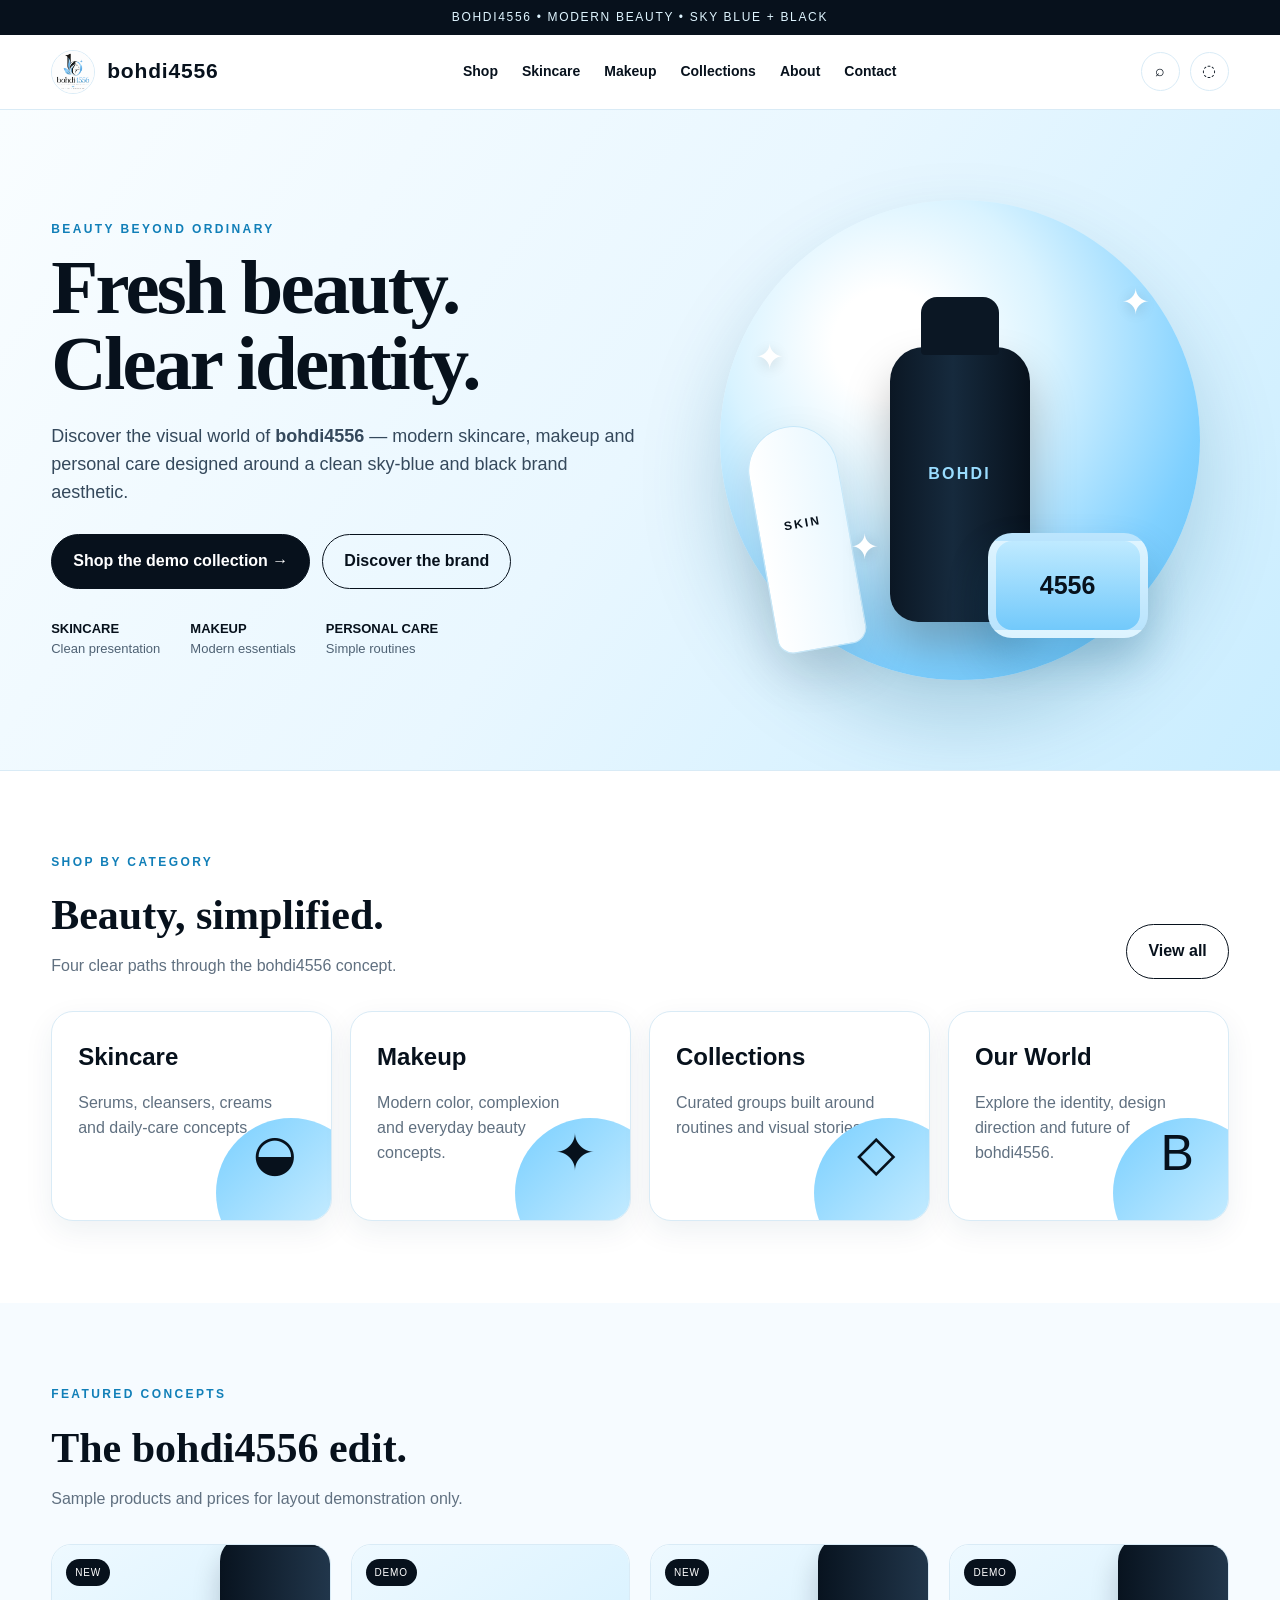
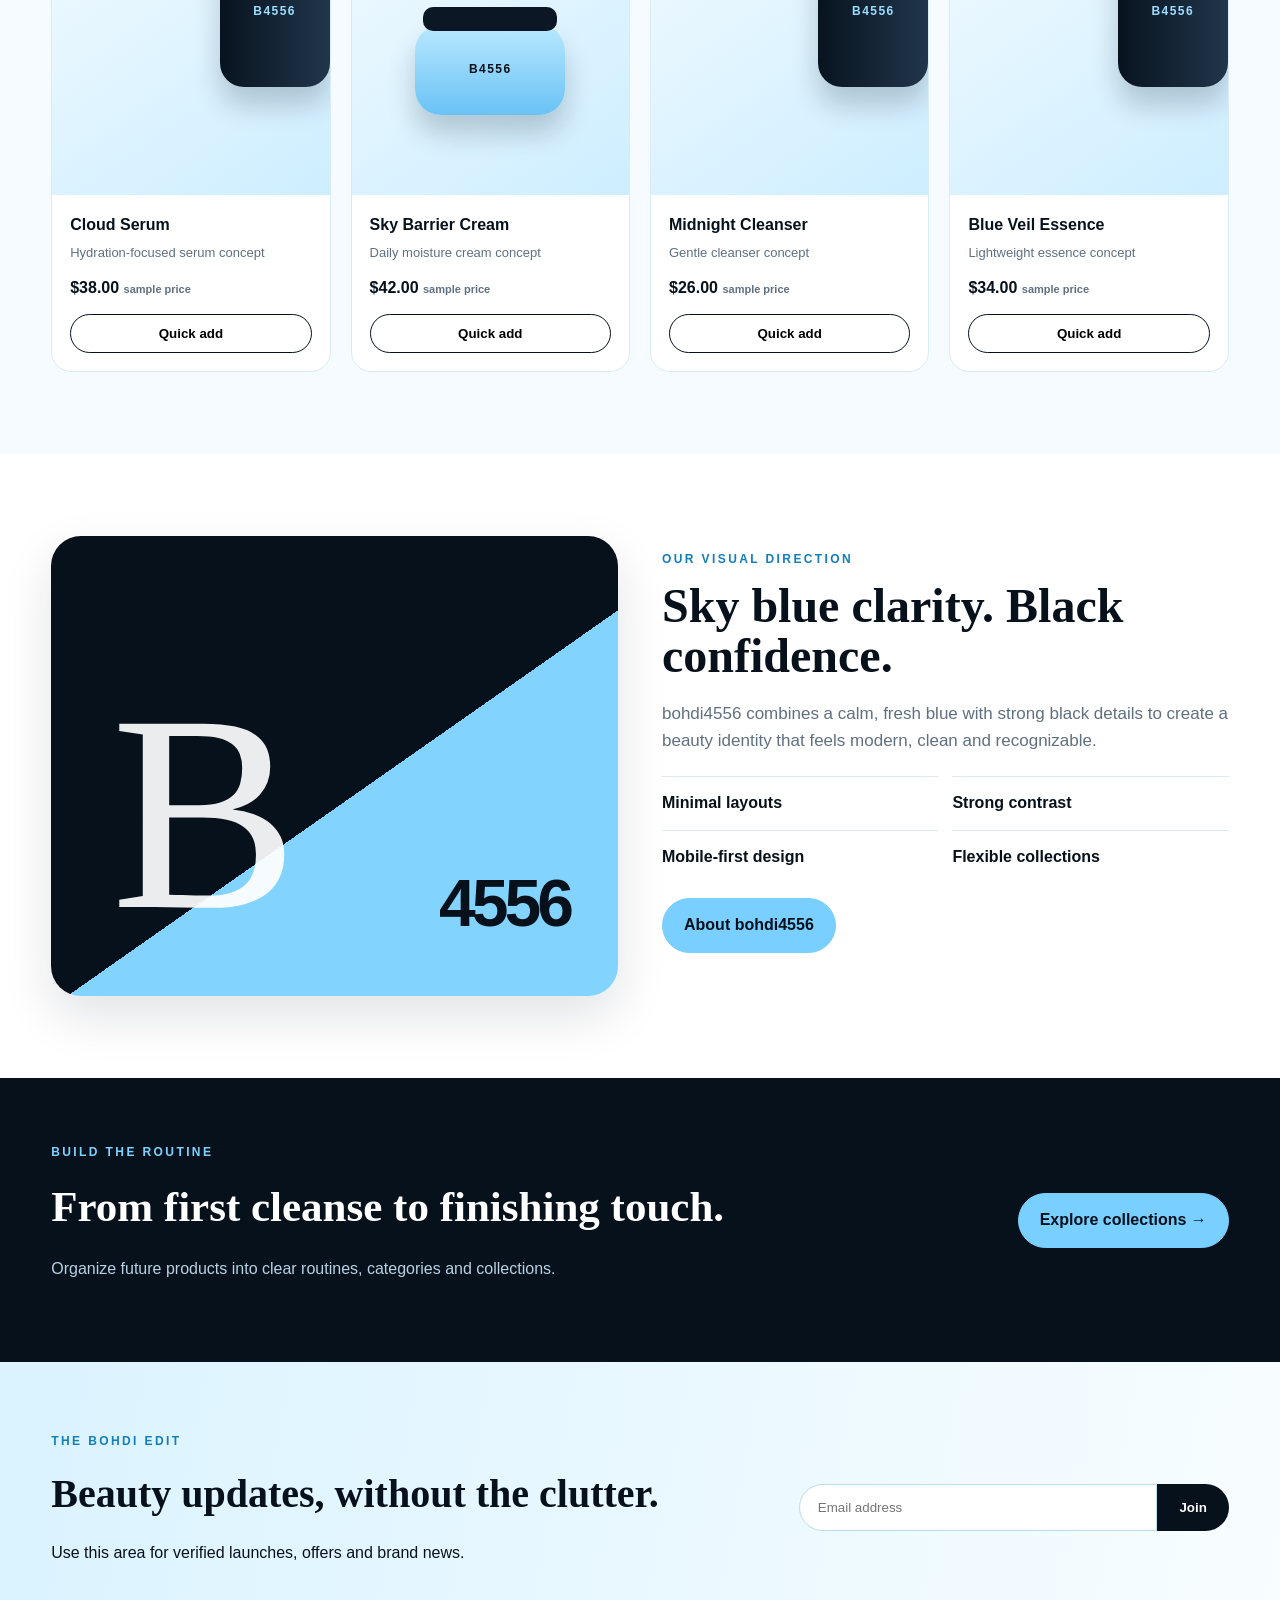
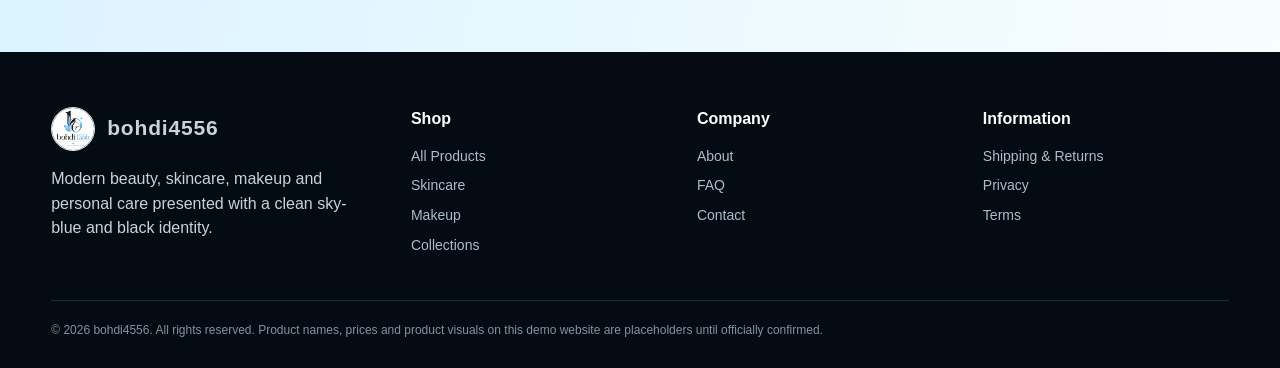
<file: index.html>
<!doctype html><html lang="en"><head><meta charset="utf-8"><meta name="viewport" content="width=device-width,initial-scale=1"><title>Home | bohdi4556</title><meta name="description" content="bohdi4556 — modern beauty, skincare, makeup and personal care."><link rel="icon" href="favicon.png"><link rel="stylesheet" href="styles.css"></head><body><div class="topbar">BOHDI4556 • MODERN BEAUTY • SKY BLUE + BLACK</div>
<header class="header"><div class="container nav"><a class="brand" href="index.html"><img src="assets/logo.png" alt="bohdi4556 logo"><span>bohdi4556</span></a><nav class="navlinks"><a href="shop.html">Shop</a><a href="skincare.html">Skincare</a><a href="makeup.html">Makeup</a><a href="collections.html">Collections</a><a href="about.html">About</a><a href="contact.html">Contact</a></nav><div class="actions"><a class="iconbtn" href="shop.html" aria-label="Search">⌕</a><a class="iconbtn" href="shop.html" aria-label="Bag">◌</a><button class="iconbtn menuBtn" aria-label="Menu">☰</button></div></div></header>
<section class="hero"><div class="container heroGrid"><div><div class="kicker">BEAUTY BEYOND ORDINARY</div><h1>Fresh beauty.<br>Clear identity.</h1><p>Discover the visual world of <b>bohdi4556</b> — modern skincare, makeup and personal care designed around a clean sky-blue and black brand aesthetic.</p><div class="btnrow"><a class="btn primary" href="shop.html">Shop the demo collection →</a><a class="btn" href="about.html">Discover the brand</a></div><div class="trustrow"><span><b>SKINCARE</b><br>Clean presentation</span><span><b>MAKEUP</b><br>Modern essentials</span><span><b>PERSONAL CARE</b><br>Simple routines</span></div></div><div class="heroArt"><div class="orb"></div><div class="beautyStage"><div class="tube"></div><div class="bottle"></div><div class="jar"></div><span class="spark s1">✦</span><span class="spark s2">✦</span><span class="spark s3">✦</span></div></div></div></section>
<section class="section"><div class="container"><div class="sectionHead"><div><div class="kicker">SHOP BY CATEGORY</div><h2>Beauty, simplified.</h2><p>Four clear paths through the bohdi4556 concept.</p></div><a class="btn" href="shop.html">View all</a></div><div class="categoryGrid"><a class="cat" href="skincare.html"><h3>Skincare</h3><p>Serums, cleansers, creams and daily-care concepts.</p><div class="bubble"></div><div class="mini">◒</div></a><a class="cat" href="makeup.html"><h3>Makeup</h3><p>Modern color, complexion and everyday beauty concepts.</p><div class="bubble"></div><div class="mini">✦</div></a><a class="cat" href="collections.html"><h3>Collections</h3><p>Curated groups built around routines and visual stories.</p><div class="bubble"></div><div class="mini">◇</div></a><a class="cat" href="about.html"><h3>Our World</h3><p>Explore the identity, design direction and future of bohdi4556.</p><div class="bubble"></div><div class="mini">B</div></a></div></div></section>
<section class="section soft"><div class="container"><div class="sectionHead"><div><div class="kicker">FEATURED CONCEPTS</div><h2>The bohdi4556 edit.</h2><p>Sample products and prices for layout demonstration only.</p></div></div><div class="products"><article class="product"><div class="productMedia"><span class="badge">New</span><div class="prodArt bottle"></div></div><div class="productInfo"><h3>Cloud Serum</h3><div class="meta">Hydration-focused serum concept</div><div class="price">$38.00 <span class="demo">sample price</span></div><button class="quick">Quick add</button></div></article><article class="product"><div class="productMedia"><span class="badge">Demo</span><div class="prodArt jarArt"></div></div><div class="productInfo"><h3>Sky Barrier Cream</h3><div class="meta">Daily moisture cream concept</div><div class="price">$42.00 <span class="demo">sample price</span></div><button class="quick">Quick add</button></div></article><article class="product"><div class="productMedia"><span class="badge">New</span><div class="prodArt bottle"></div></div><div class="productInfo"><h3>Midnight Cleanser</h3><div class="meta">Gentle cleanser concept</div><div class="price">$26.00 <span class="demo">sample price</span></div><button class="quick">Quick add</button></div></article><article class="product"><div class="productMedia"><span class="badge">Demo</span><div class="prodArt bottle"></div></div><div class="productInfo"><h3>Blue Veil Essence</h3><div class="meta">Lightweight essence concept</div><div class="price">$34.00 <span class="demo">sample price</span></div><button class="quick">Quick add</button></div></article></div></div></section>
<section class="section"><div class="container story"><div class="storyArt"></div><div><div class="kicker">OUR VISUAL DIRECTION</div><h2>Sky blue clarity. Black confidence.</h2><p>bohdi4556 combines a calm, fresh blue with strong black details to create a beauty identity that feels modern, clean and recognizable.</p><div class="featureList"><div class="feature">Minimal layouts</div><div class="feature">Strong contrast</div><div class="feature">Mobile-first design</div><div class="feature">Flexible collections</div></div><div class="btnrow"><a class="btn sky" href="about.html">About bohdi4556</a></div></div></div></section>
<section class="banner"><div class="container bannerGrid"><div><div class="kicker" style="color:#7cd3ff">BUILD THE ROUTINE</div><h2>From first cleanse to finishing touch.</h2><p>Organize future products into clear routines, categories and collections.</p></div><a class="btn sky" href="collections.html">Explore collections →</a></div></section>
<section class="newsletter"><div class="container box"><div><div class="kicker">THE BOHDI EDIT</div><h2>Beauty updates, without the clutter.</h2><p>Use this area for verified launches, offers and brand news.</p></div><form class="signup" data-demo-form><input type="email" placeholder="Email address" required><button>Join</button></form></div></section>
<footer class="footer"><div class="container"><div class="footerGrid"><div><div class="brand"><img src="assets/logo.png" alt="bohdi4556"><span>bohdi4556</span></div><p style="max-width:340px">Modern beauty, skincare, makeup and personal care presented with a clean sky-blue and black identity.</p></div><div><h4>Shop</h4><a href="shop.html">All Products</a><a href="skincare.html">Skincare</a><a href="makeup.html">Makeup</a><a href="collections.html">Collections</a></div><div><h4>Company</h4><a href="about.html">About</a><a href="faq.html">FAQ</a><a href="contact.html">Contact</a></div><div><h4>Information</h4><a href="shipping.html">Shipping & Returns</a><a href="privacy.html">Privacy</a><a href="terms.html">Terms</a></div></div><div class="fineprint">© 2026 bohdi4556. All rights reserved. Product names, prices and product visuals on this demo website are placeholders until officially confirmed.</div></div></footer><script src="script.js"></script></body></html>
</file>
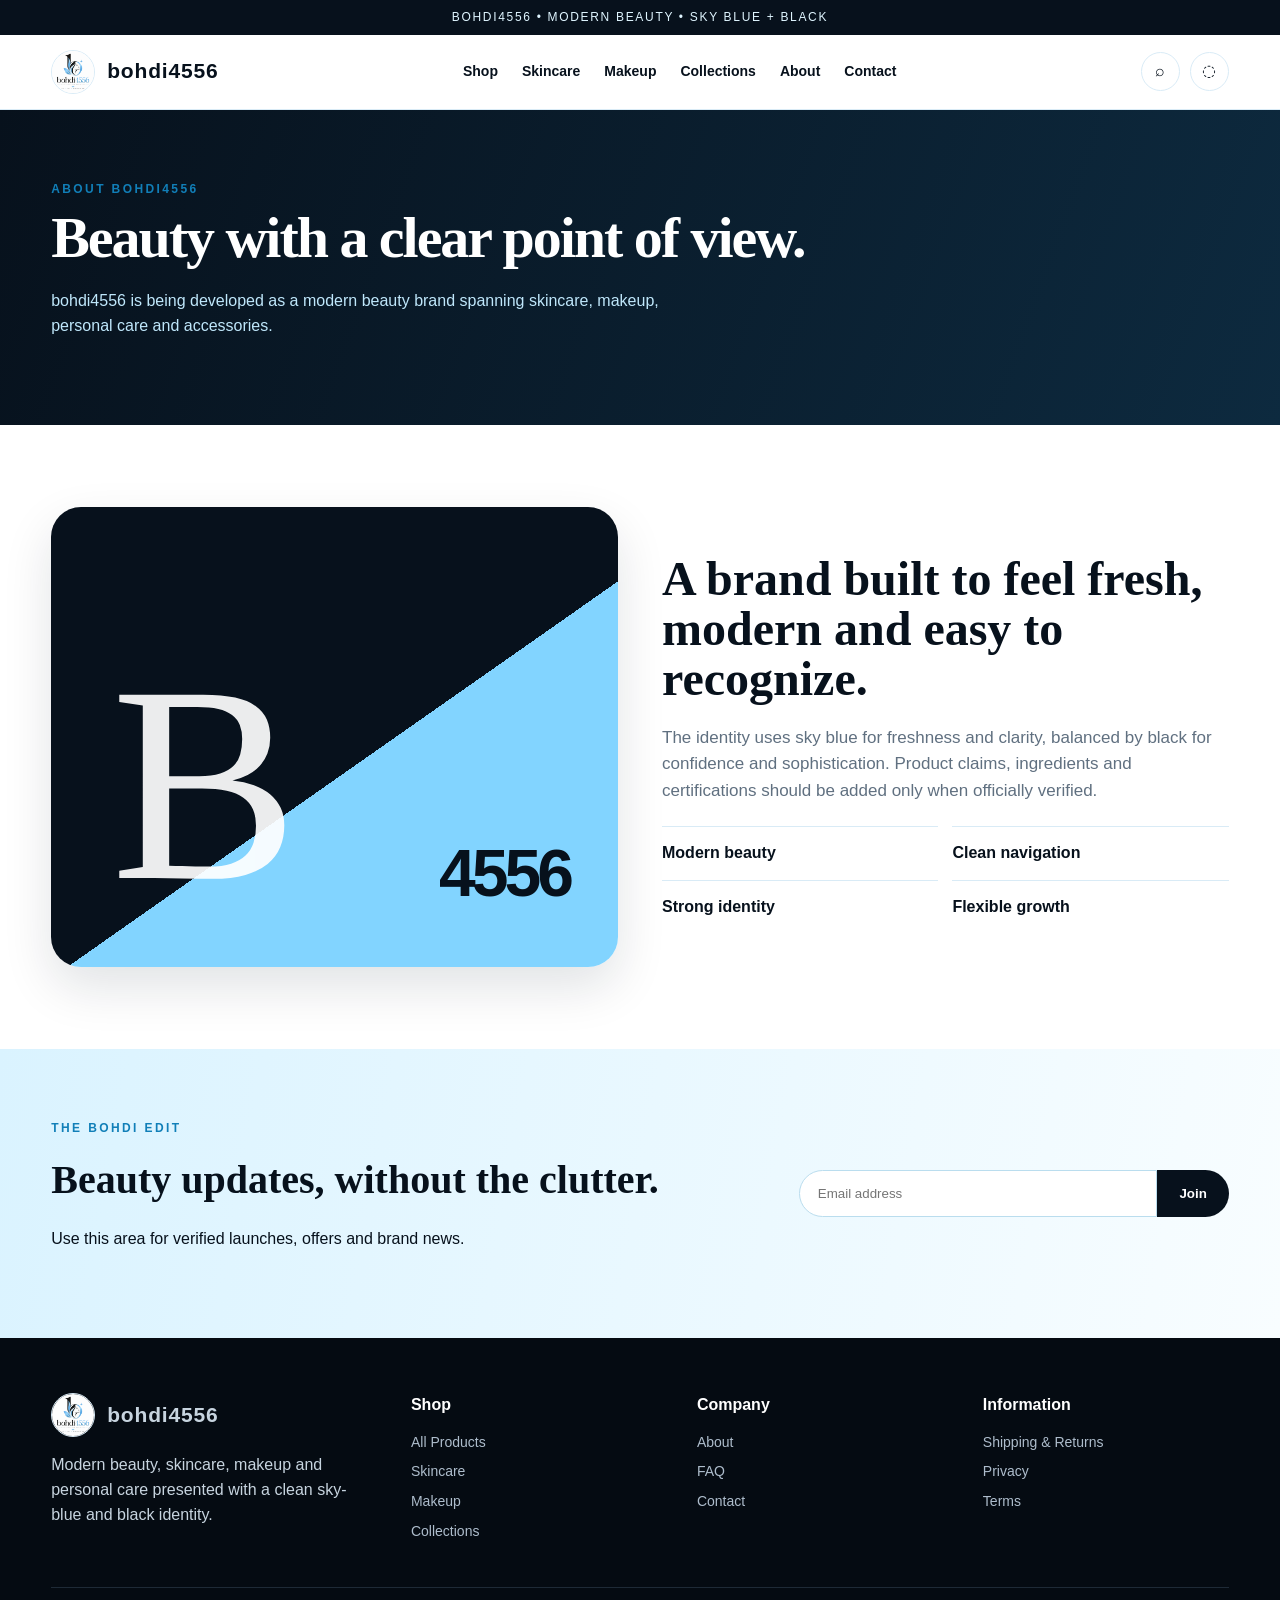
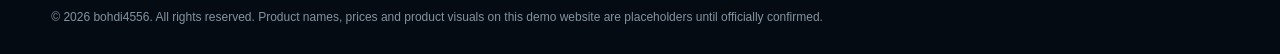
<file: about.html>
<!doctype html><html lang="en"><head><meta charset="utf-8"><meta name="viewport" content="width=device-width,initial-scale=1"><title>About | bohdi4556</title><meta name="description" content="Modern beauty by bohdi4556."><link rel="icon" href="favicon.png"><link rel="stylesheet" href="styles.css"></head><body><div class="topbar">BOHDI4556 • MODERN BEAUTY • SKY BLUE + BLACK</div>
<header class="header"><div class="container nav"><a class="brand" href="index.html"><img src="assets/logo.png" alt="bohdi4556 logo"><span>bohdi4556</span></a><nav class="navlinks"><a href="shop.html">Shop</a><a href="skincare.html">Skincare</a><a href="makeup.html">Makeup</a><a href="collections.html">Collections</a><a href="about.html">About</a><a href="contact.html">Contact</a></nav><div class="actions"><a class="iconbtn" href="shop.html" aria-label="Search">⌕</a><a class="iconbtn" href="shop.html" aria-label="Bag">◌</a><button class="iconbtn menuBtn" aria-label="Menu">☰</button></div></div></header><section class="pageHero"><div class="container"><div class="kicker">ABOUT BOHDI4556</div><h1>Beauty with a clear point of view.</h1><p>bohdi4556 is being developed as a modern beauty brand spanning skincare, makeup, personal care and accessories.</p></div></section><section class="section"><div class="container story"><div class="storyArt"></div><div><h2>A brand built to feel fresh, modern and easy to recognize.</h2><p>The identity uses sky blue for freshness and clarity, balanced by black for confidence and sophistication. Product claims, ingredients and certifications should be added only when officially verified.</p><div class="featureList"><div class="feature">Modern beauty</div><div class="feature">Clean navigation</div><div class="feature">Strong identity</div><div class="feature">Flexible growth</div></div></div></div></section><section class="newsletter"><div class="container box"><div><div class="kicker">THE BOHDI EDIT</div><h2>Beauty updates, without the clutter.</h2><p>Use this area for verified launches, offers and brand news.</p></div><form class="signup" data-demo-form><input type="email" placeholder="Email address" required><button>Join</button></form></div></section>
<footer class="footer"><div class="container"><div class="footerGrid"><div><div class="brand"><img src="assets/logo.png" alt="bohdi4556"><span>bohdi4556</span></div><p style="max-width:340px">Modern beauty, skincare, makeup and personal care presented with a clean sky-blue and black identity.</p></div><div><h4>Shop</h4><a href="shop.html">All Products</a><a href="skincare.html">Skincare</a><a href="makeup.html">Makeup</a><a href="collections.html">Collections</a></div><div><h4>Company</h4><a href="about.html">About</a><a href="faq.html">FAQ</a><a href="contact.html">Contact</a></div><div><h4>Information</h4><a href="shipping.html">Shipping & Returns</a><a href="privacy.html">Privacy</a><a href="terms.html">Terms</a></div></div><div class="fineprint">© 2026 bohdi4556. All rights reserved. Product names, prices and product visuals on this demo website are placeholders until officially confirmed.</div></div></footer><script src="script.js"></script></body></html>
</file>
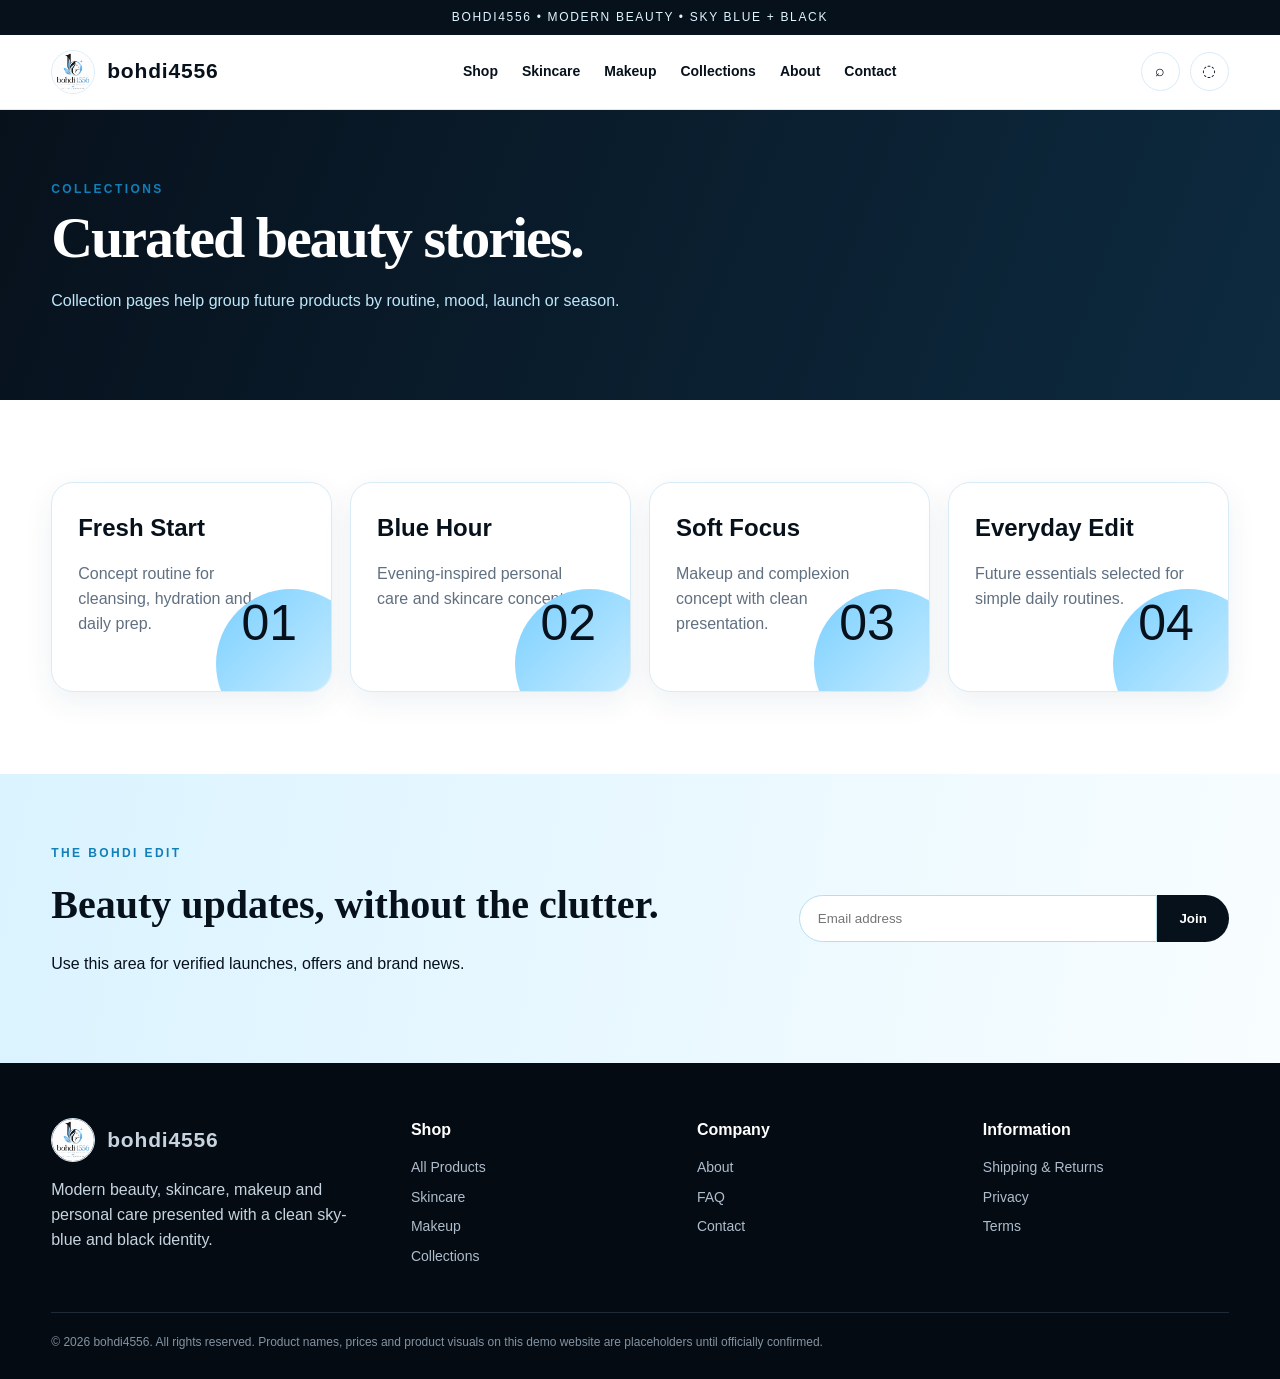
<file: collections.html>
<!doctype html><html lang="en"><head><meta charset="utf-8"><meta name="viewport" content="width=device-width,initial-scale=1"><title>Collections | bohdi4556</title><meta name="description" content="Modern beauty by bohdi4556."><link rel="icon" href="favicon.png"><link rel="stylesheet" href="styles.css"></head><body><div class="topbar">BOHDI4556 • MODERN BEAUTY • SKY BLUE + BLACK</div>
<header class="header"><div class="container nav"><a class="brand" href="index.html"><img src="assets/logo.png" alt="bohdi4556 logo"><span>bohdi4556</span></a><nav class="navlinks"><a href="shop.html">Shop</a><a href="skincare.html">Skincare</a><a href="makeup.html">Makeup</a><a href="collections.html">Collections</a><a href="about.html">About</a><a href="contact.html">Contact</a></nav><div class="actions"><a class="iconbtn" href="shop.html" aria-label="Search">⌕</a><a class="iconbtn" href="shop.html" aria-label="Bag">◌</a><button class="iconbtn menuBtn" aria-label="Menu">☰</button></div></div></header><section class="pageHero"><div class="container"><div class="kicker">COLLECTIONS</div><h1>Curated beauty stories.</h1><p>Collection pages help group future products by routine, mood, launch or season.</p></div></section><section class="section"><div class="container"><div class="categoryGrid"><div class="cat"><h3>Fresh Start</h3><p>Concept routine for cleansing, hydration and daily prep.</p><div class="bubble"></div><div class="mini">01</div></div><div class="cat"><h3>Blue Hour</h3><p>Evening-inspired personal care and skincare concept.</p><div class="bubble"></div><div class="mini">02</div></div><div class="cat"><h3>Soft Focus</h3><p>Makeup and complexion concept with clean presentation.</p><div class="bubble"></div><div class="mini">03</div></div><div class="cat"><h3>Everyday Edit</h3><p>Future essentials selected for simple daily routines.</p><div class="bubble"></div><div class="mini">04</div></div></div></div></section><section class="newsletter"><div class="container box"><div><div class="kicker">THE BOHDI EDIT</div><h2>Beauty updates, without the clutter.</h2><p>Use this area for verified launches, offers and brand news.</p></div><form class="signup" data-demo-form><input type="email" placeholder="Email address" required><button>Join</button></form></div></section>
<footer class="footer"><div class="container"><div class="footerGrid"><div><div class="brand"><img src="assets/logo.png" alt="bohdi4556"><span>bohdi4556</span></div><p style="max-width:340px">Modern beauty, skincare, makeup and personal care presented with a clean sky-blue and black identity.</p></div><div><h4>Shop</h4><a href="shop.html">All Products</a><a href="skincare.html">Skincare</a><a href="makeup.html">Makeup</a><a href="collections.html">Collections</a></div><div><h4>Company</h4><a href="about.html">About</a><a href="faq.html">FAQ</a><a href="contact.html">Contact</a></div><div><h4>Information</h4><a href="shipping.html">Shipping & Returns</a><a href="privacy.html">Privacy</a><a href="terms.html">Terms</a></div></div><div class="fineprint">© 2026 bohdi4556. All rights reserved. Product names, prices and product visuals on this demo website are placeholders until officially confirmed.</div></div></footer><script src="script.js"></script></body></html>
</file>
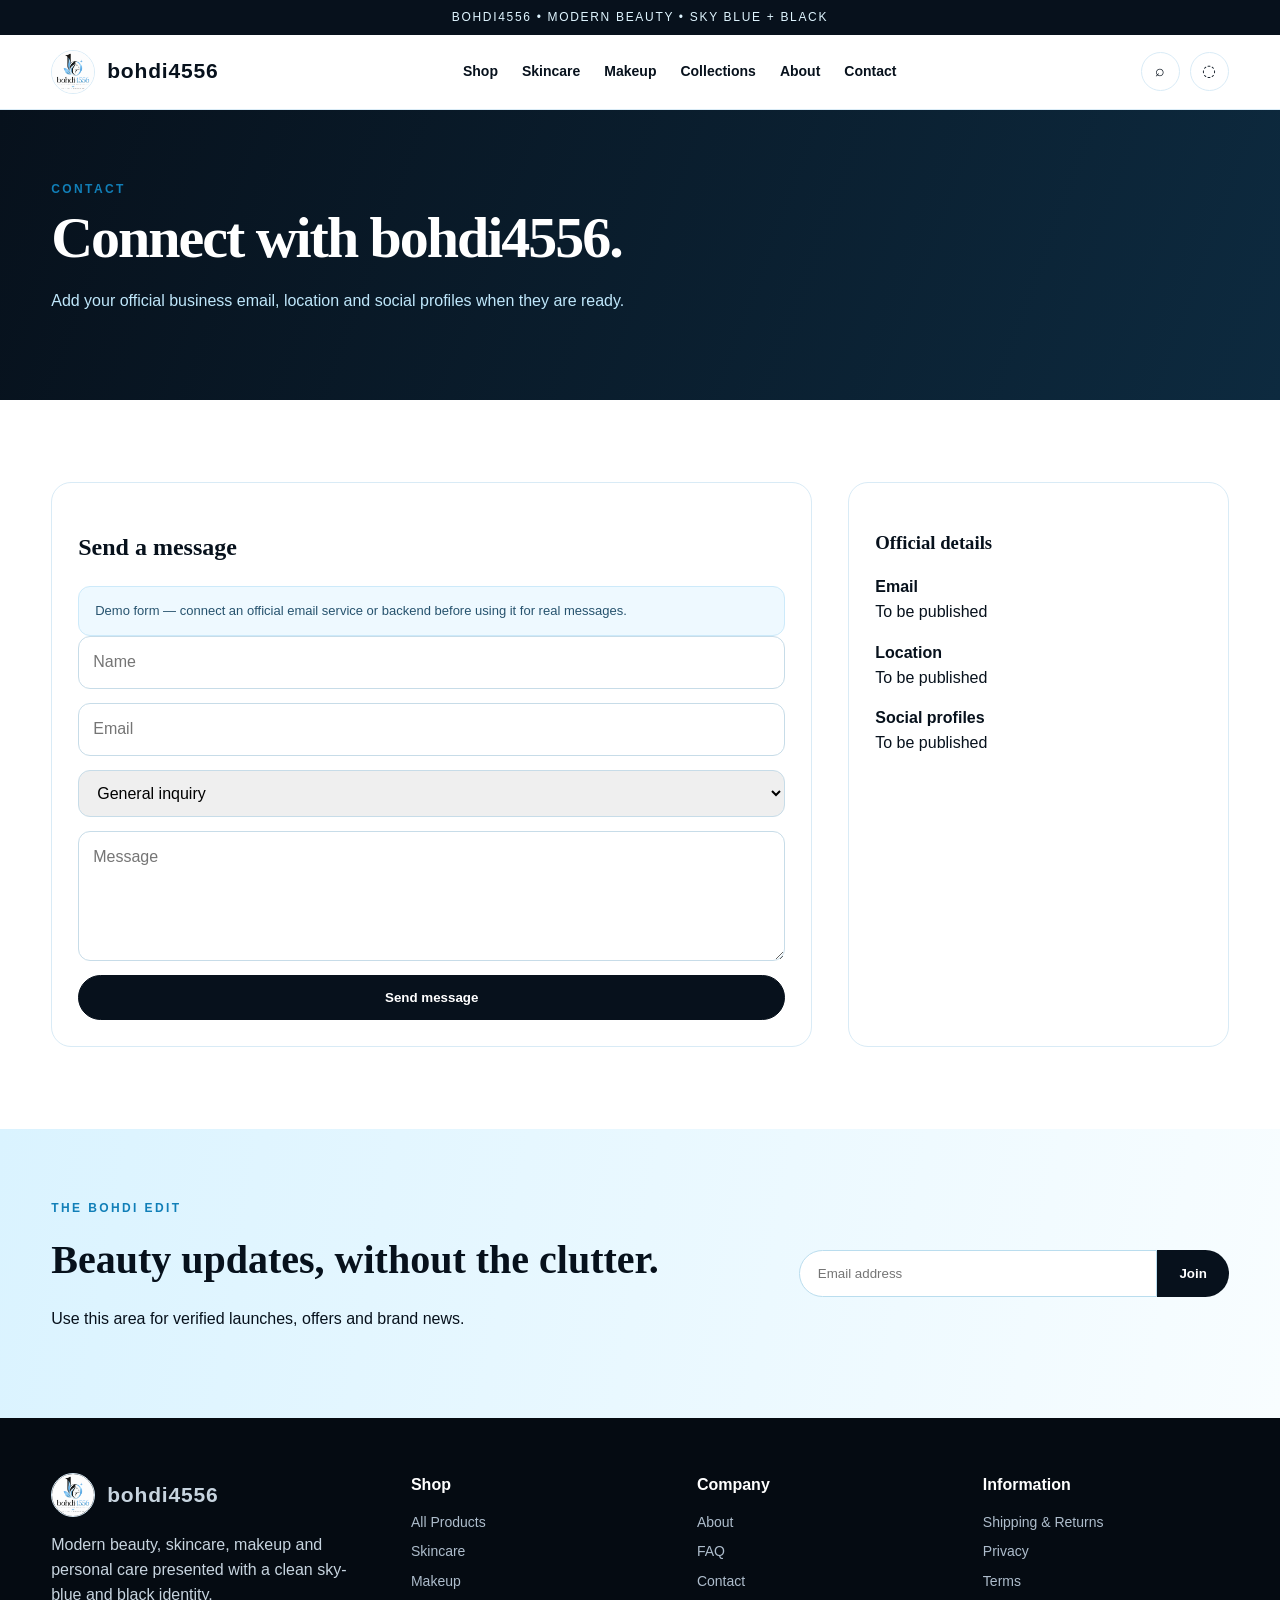
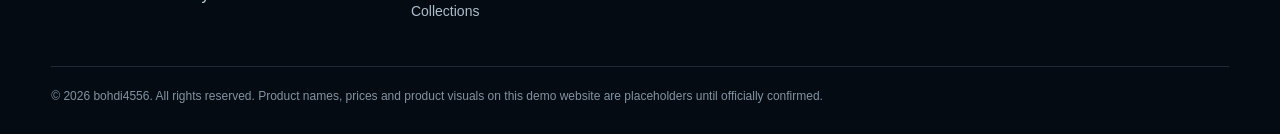
<file: contact.html>
<!doctype html><html lang="en"><head><meta charset="utf-8"><meta name="viewport" content="width=device-width,initial-scale=1"><title>Contact | bohdi4556</title><meta name="description" content="Modern beauty by bohdi4556."><link rel="icon" href="favicon.png"><link rel="stylesheet" href="styles.css"></head><body><div class="topbar">BOHDI4556 • MODERN BEAUTY • SKY BLUE + BLACK</div>
<header class="header"><div class="container nav"><a class="brand" href="index.html"><img src="assets/logo.png" alt="bohdi4556 logo"><span>bohdi4556</span></a><nav class="navlinks"><a href="shop.html">Shop</a><a href="skincare.html">Skincare</a><a href="makeup.html">Makeup</a><a href="collections.html">Collections</a><a href="about.html">About</a><a href="contact.html">Contact</a></nav><div class="actions"><a class="iconbtn" href="shop.html" aria-label="Search">⌕</a><a class="iconbtn" href="shop.html" aria-label="Bag">◌</a><button class="iconbtn menuBtn" aria-label="Menu">☰</button></div></div></header><section class="pageHero"><div class="container"><div class="kicker">CONTACT</div><h1>Connect with bohdi4556.</h1><p>Add your official business email, location and social profiles when they are ready.</p></div></section><section class="section"><div class="container contentGrid"><div class="panel"><h2>Send a message</h2><div class="notice">Demo form — connect an official email service or backend before using it for real messages.</div><form class="form" data-demo-form><input placeholder="Name" required><input type="email" placeholder="Email" required><select><option>General inquiry</option><option>Product question</option><option>Wholesale / partnership</option></select><textarea placeholder="Message" required></textarea><button class="btn primary">Send message</button></form></div><aside class="panel"><h3>Official details</h3><p><b>Email</b><br>To be published</p><p><b>Location</b><br>To be published</p><p><b>Social profiles</b><br>To be published</p></aside></div></section><section class="newsletter"><div class="container box"><div><div class="kicker">THE BOHDI EDIT</div><h2>Beauty updates, without the clutter.</h2><p>Use this area for verified launches, offers and brand news.</p></div><form class="signup" data-demo-form><input type="email" placeholder="Email address" required><button>Join</button></form></div></section>
<footer class="footer"><div class="container"><div class="footerGrid"><div><div class="brand"><img src="assets/logo.png" alt="bohdi4556"><span>bohdi4556</span></div><p style="max-width:340px">Modern beauty, skincare, makeup and personal care presented with a clean sky-blue and black identity.</p></div><div><h4>Shop</h4><a href="shop.html">All Products</a><a href="skincare.html">Skincare</a><a href="makeup.html">Makeup</a><a href="collections.html">Collections</a></div><div><h4>Company</h4><a href="about.html">About</a><a href="faq.html">FAQ</a><a href="contact.html">Contact</a></div><div><h4>Information</h4><a href="shipping.html">Shipping & Returns</a><a href="privacy.html">Privacy</a><a href="terms.html">Terms</a></div></div><div class="fineprint">© 2026 bohdi4556. All rights reserved. Product names, prices and product visuals on this demo website are placeholders until officially confirmed.</div></div></footer><script src="script.js"></script></body></html>
</file>
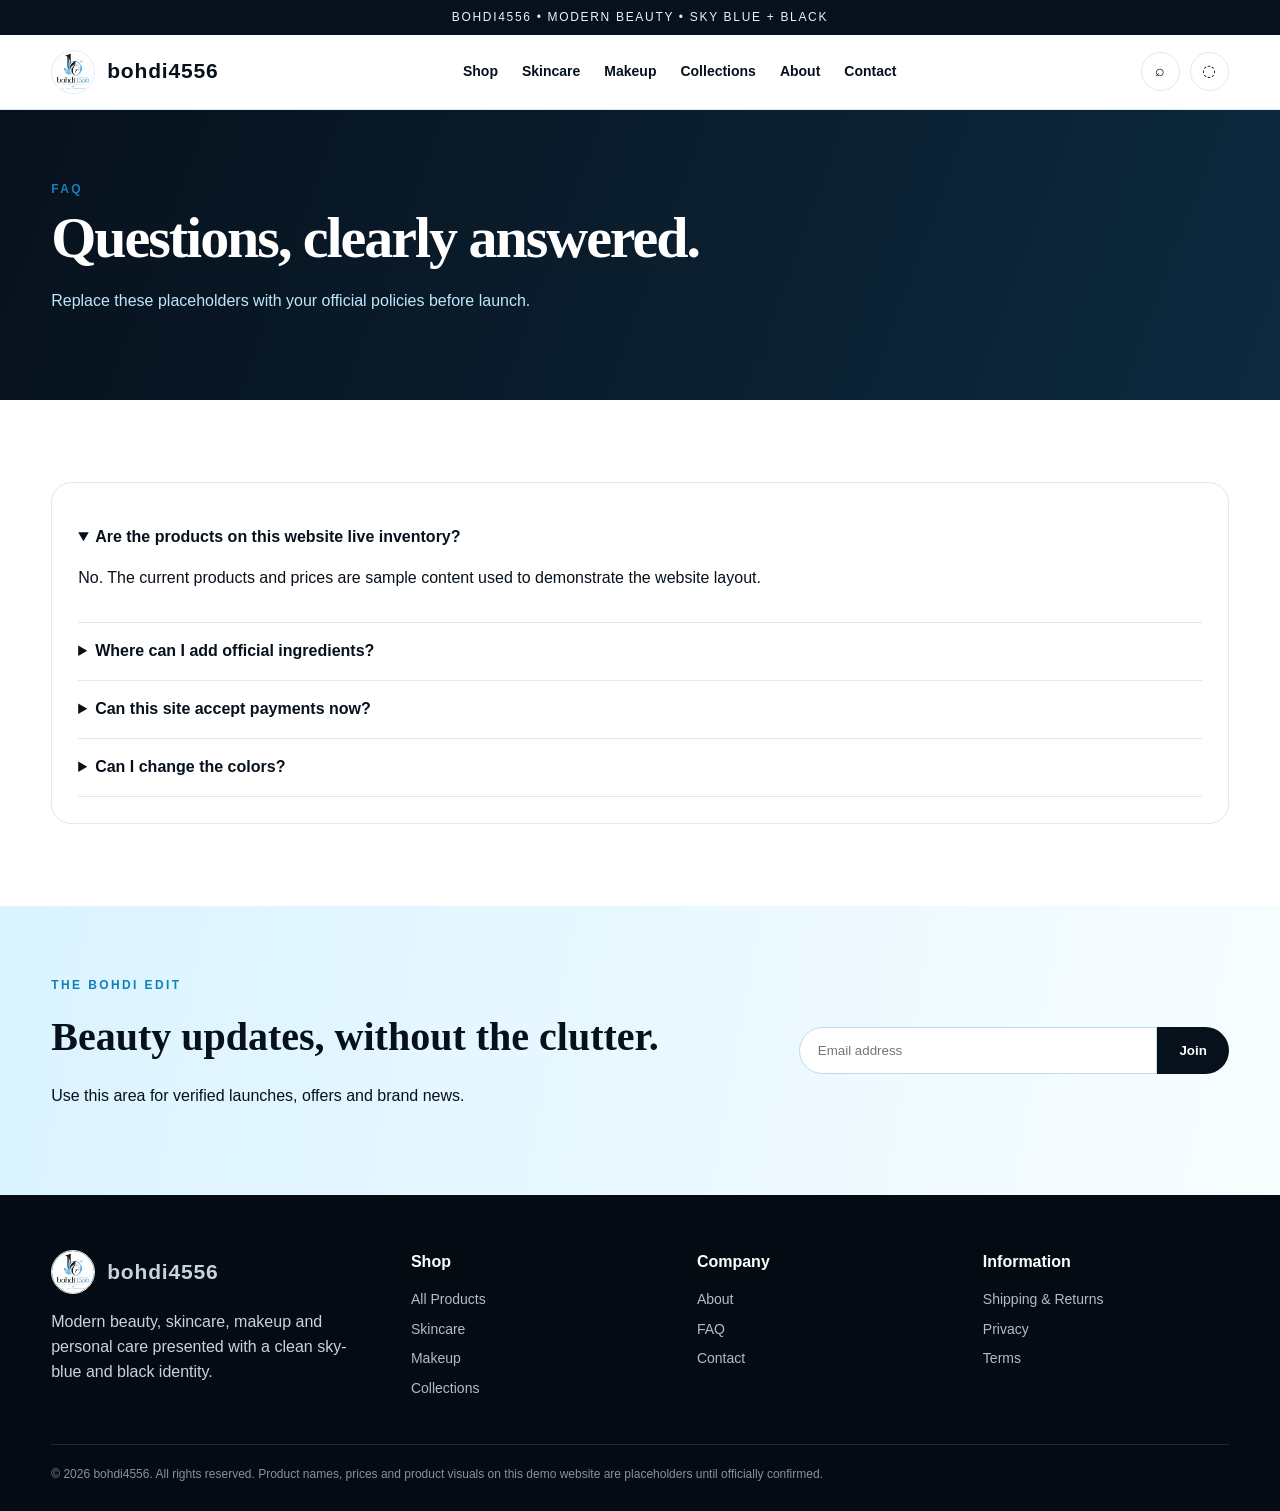
<file: faq.html>
<!doctype html><html lang="en"><head><meta charset="utf-8"><meta name="viewport" content="width=device-width,initial-scale=1"><title>FAQ | bohdi4556</title><meta name="description" content="Modern beauty by bohdi4556."><link rel="icon" href="favicon.png"><link rel="stylesheet" href="styles.css"></head><body><div class="topbar">BOHDI4556 • MODERN BEAUTY • SKY BLUE + BLACK</div>
<header class="header"><div class="container nav"><a class="brand" href="index.html"><img src="assets/logo.png" alt="bohdi4556 logo"><span>bohdi4556</span></a><nav class="navlinks"><a href="shop.html">Shop</a><a href="skincare.html">Skincare</a><a href="makeup.html">Makeup</a><a href="collections.html">Collections</a><a href="about.html">About</a><a href="contact.html">Contact</a></nav><div class="actions"><a class="iconbtn" href="shop.html" aria-label="Search">⌕</a><a class="iconbtn" href="shop.html" aria-label="Bag">◌</a><button class="iconbtn menuBtn" aria-label="Menu">☰</button></div></div></header><section class="pageHero"><div class="container"><div class="kicker">FAQ</div><h1>Questions, clearly answered.</h1><p>Replace these placeholders with your official policies before launch.</p></div></section><section class="section"><div class="container faq panel"><details open><summary>Are the products on this website live inventory?</summary><p>No. The current products and prices are sample content used to demonstrate the website layout.</p></details><details><summary>Where can I add official ingredients?</summary><p>Add verified ingredients and usage information to each product page once you have the final product data.</p></details><details><summary>Can this site accept payments now?</summary><p>No. This static GitHub Pages version does not process live payments until a checkout provider or ecommerce backend is connected.</p></details><details><summary>Can I change the colors?</summary><p>Yes. The main sky-blue and black colors are controlled in styles.css.</p></details></div></section><section class="newsletter"><div class="container box"><div><div class="kicker">THE BOHDI EDIT</div><h2>Beauty updates, without the clutter.</h2><p>Use this area for verified launches, offers and brand news.</p></div><form class="signup" data-demo-form><input type="email" placeholder="Email address" required><button>Join</button></form></div></section>
<footer class="footer"><div class="container"><div class="footerGrid"><div><div class="brand"><img src="assets/logo.png" alt="bohdi4556"><span>bohdi4556</span></div><p style="max-width:340px">Modern beauty, skincare, makeup and personal care presented with a clean sky-blue and black identity.</p></div><div><h4>Shop</h4><a href="shop.html">All Products</a><a href="skincare.html">Skincare</a><a href="makeup.html">Makeup</a><a href="collections.html">Collections</a></div><div><h4>Company</h4><a href="about.html">About</a><a href="faq.html">FAQ</a><a href="contact.html">Contact</a></div><div><h4>Information</h4><a href="shipping.html">Shipping & Returns</a><a href="privacy.html">Privacy</a><a href="terms.html">Terms</a></div></div><div class="fineprint">© 2026 bohdi4556. All rights reserved. Product names, prices and product visuals on this demo website are placeholders until officially confirmed.</div></div></footer><script src="script.js"></script></body></html>
</file>
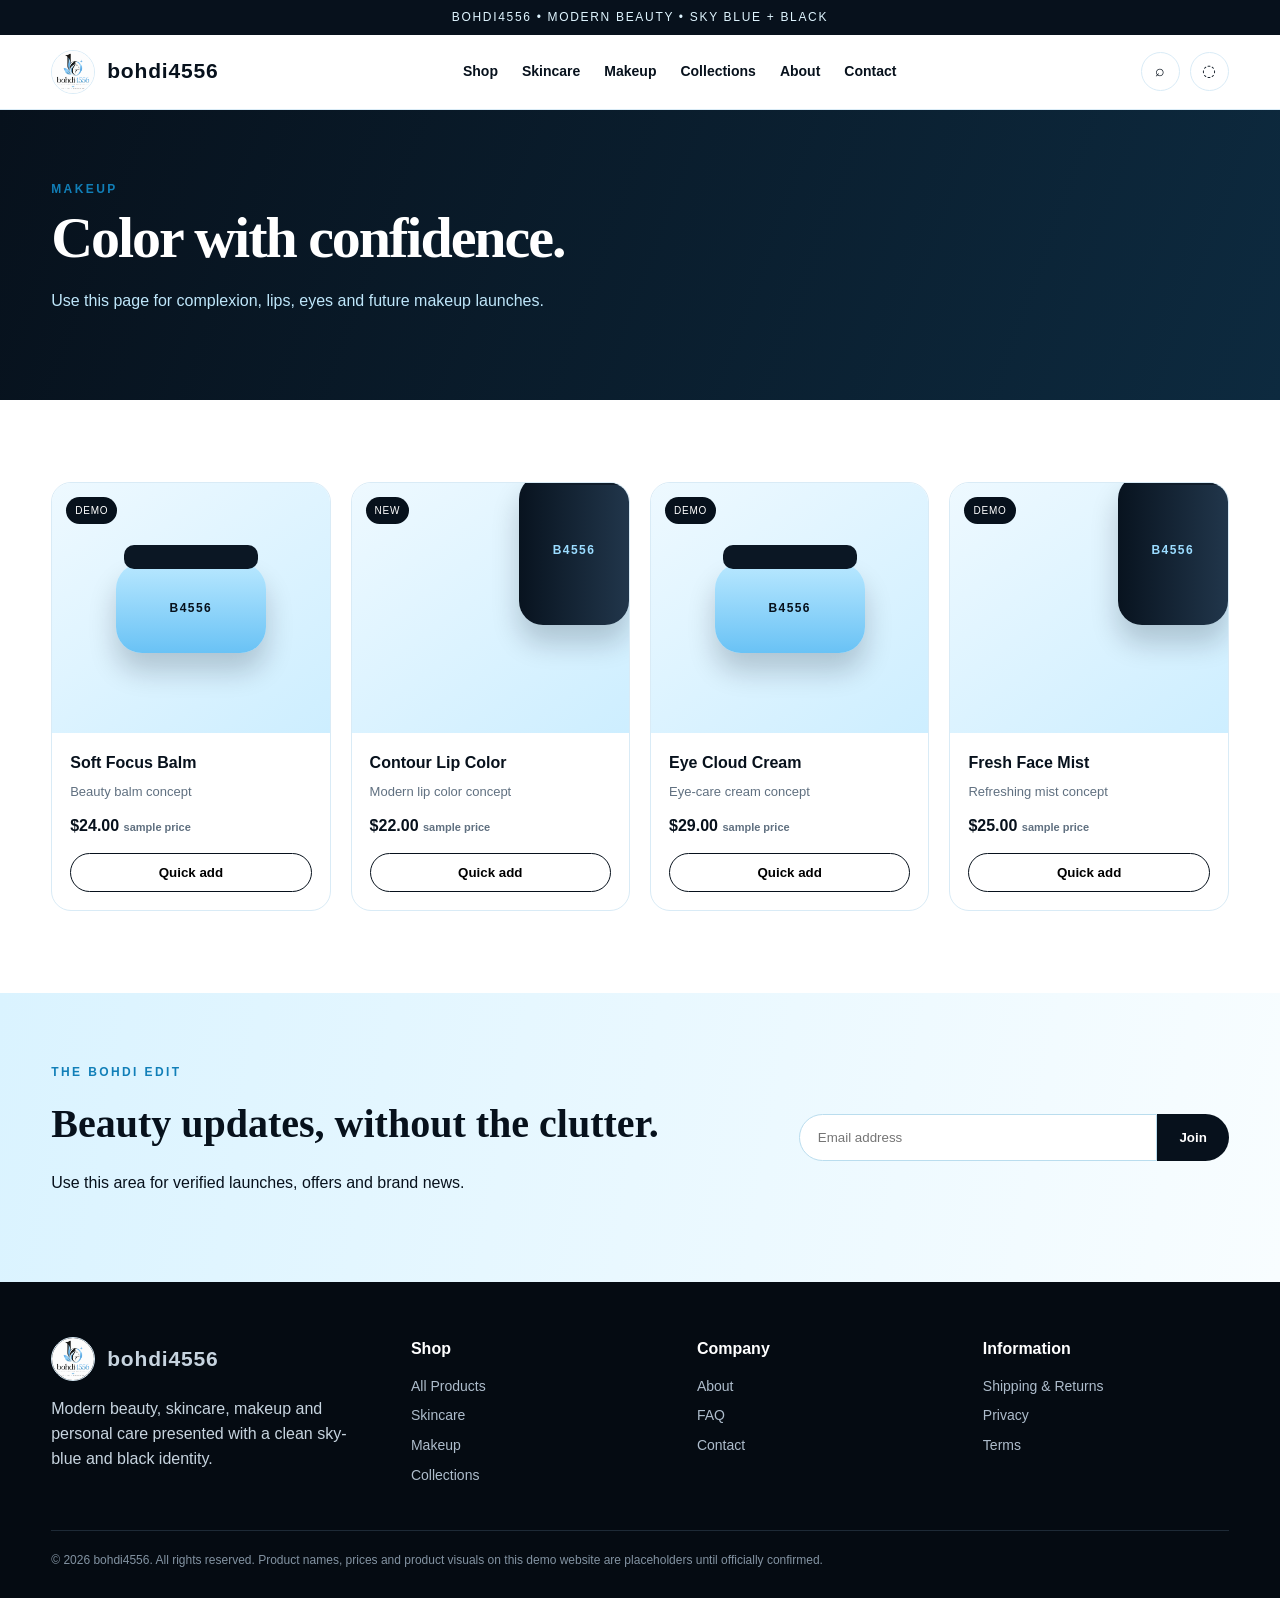
<file: makeup.html>
<!doctype html><html lang="en"><head><meta charset="utf-8"><meta name="viewport" content="width=device-width,initial-scale=1"><title>Makeup | bohdi4556</title><meta name="description" content="Modern beauty by bohdi4556."><link rel="icon" href="favicon.png"><link rel="stylesheet" href="styles.css"></head><body><div class="topbar">BOHDI4556 • MODERN BEAUTY • SKY BLUE + BLACK</div>
<header class="header"><div class="container nav"><a class="brand" href="index.html"><img src="assets/logo.png" alt="bohdi4556 logo"><span>bohdi4556</span></a><nav class="navlinks"><a href="shop.html">Shop</a><a href="skincare.html">Skincare</a><a href="makeup.html">Makeup</a><a href="collections.html">Collections</a><a href="about.html">About</a><a href="contact.html">Contact</a></nav><div class="actions"><a class="iconbtn" href="shop.html" aria-label="Search">⌕</a><a class="iconbtn" href="shop.html" aria-label="Bag">◌</a><button class="iconbtn menuBtn" aria-label="Menu">☰</button></div></div></header><section class="pageHero"><div class="container"><div class="kicker">MAKEUP</div><h1>Color with confidence.</h1><p>Use this page for complexion, lips, eyes and future makeup launches.</p></div></section><section class="section"><div class="container"><div class="products"><article class="product"><div class="productMedia"><span class="badge">Demo</span><div class="prodArt jarArt"></div></div><div class="productInfo"><h3>Soft Focus Balm</h3><div class="meta">Beauty balm concept</div><div class="price">$24.00 <span class="demo">sample price</span></div><button class="quick">Quick add</button></div></article><article class="product"><div class="productMedia"><span class="badge">New</span><div class="prodArt bottle"></div></div><div class="productInfo"><h3>Contour Lip Color</h3><div class="meta">Modern lip color concept</div><div class="price">$22.00 <span class="demo">sample price</span></div><button class="quick">Quick add</button></div></article><article class="product"><div class="productMedia"><span class="badge">Demo</span><div class="prodArt jarArt"></div></div><div class="productInfo"><h3>Eye Cloud Cream</h3><div class="meta">Eye-care cream concept</div><div class="price">$29.00 <span class="demo">sample price</span></div><button class="quick">Quick add</button></div></article><article class="product"><div class="productMedia"><span class="badge">Demo</span><div class="prodArt bottle"></div></div><div class="productInfo"><h3>Fresh Face Mist</h3><div class="meta">Refreshing mist concept</div><div class="price">$25.00 <span class="demo">sample price</span></div><button class="quick">Quick add</button></div></article></div></div></section><section class="newsletter"><div class="container box"><div><div class="kicker">THE BOHDI EDIT</div><h2>Beauty updates, without the clutter.</h2><p>Use this area for verified launches, offers and brand news.</p></div><form class="signup" data-demo-form><input type="email" placeholder="Email address" required><button>Join</button></form></div></section>
<footer class="footer"><div class="container"><div class="footerGrid"><div><div class="brand"><img src="assets/logo.png" alt="bohdi4556"><span>bohdi4556</span></div><p style="max-width:340px">Modern beauty, skincare, makeup and personal care presented with a clean sky-blue and black identity.</p></div><div><h4>Shop</h4><a href="shop.html">All Products</a><a href="skincare.html">Skincare</a><a href="makeup.html">Makeup</a><a href="collections.html">Collections</a></div><div><h4>Company</h4><a href="about.html">About</a><a href="faq.html">FAQ</a><a href="contact.html">Contact</a></div><div><h4>Information</h4><a href="shipping.html">Shipping & Returns</a><a href="privacy.html">Privacy</a><a href="terms.html">Terms</a></div></div><div class="fineprint">© 2026 bohdi4556. All rights reserved. Product names, prices and product visuals on this demo website are placeholders until officially confirmed.</div></div></footer><script src="script.js"></script></body></html>
</file>
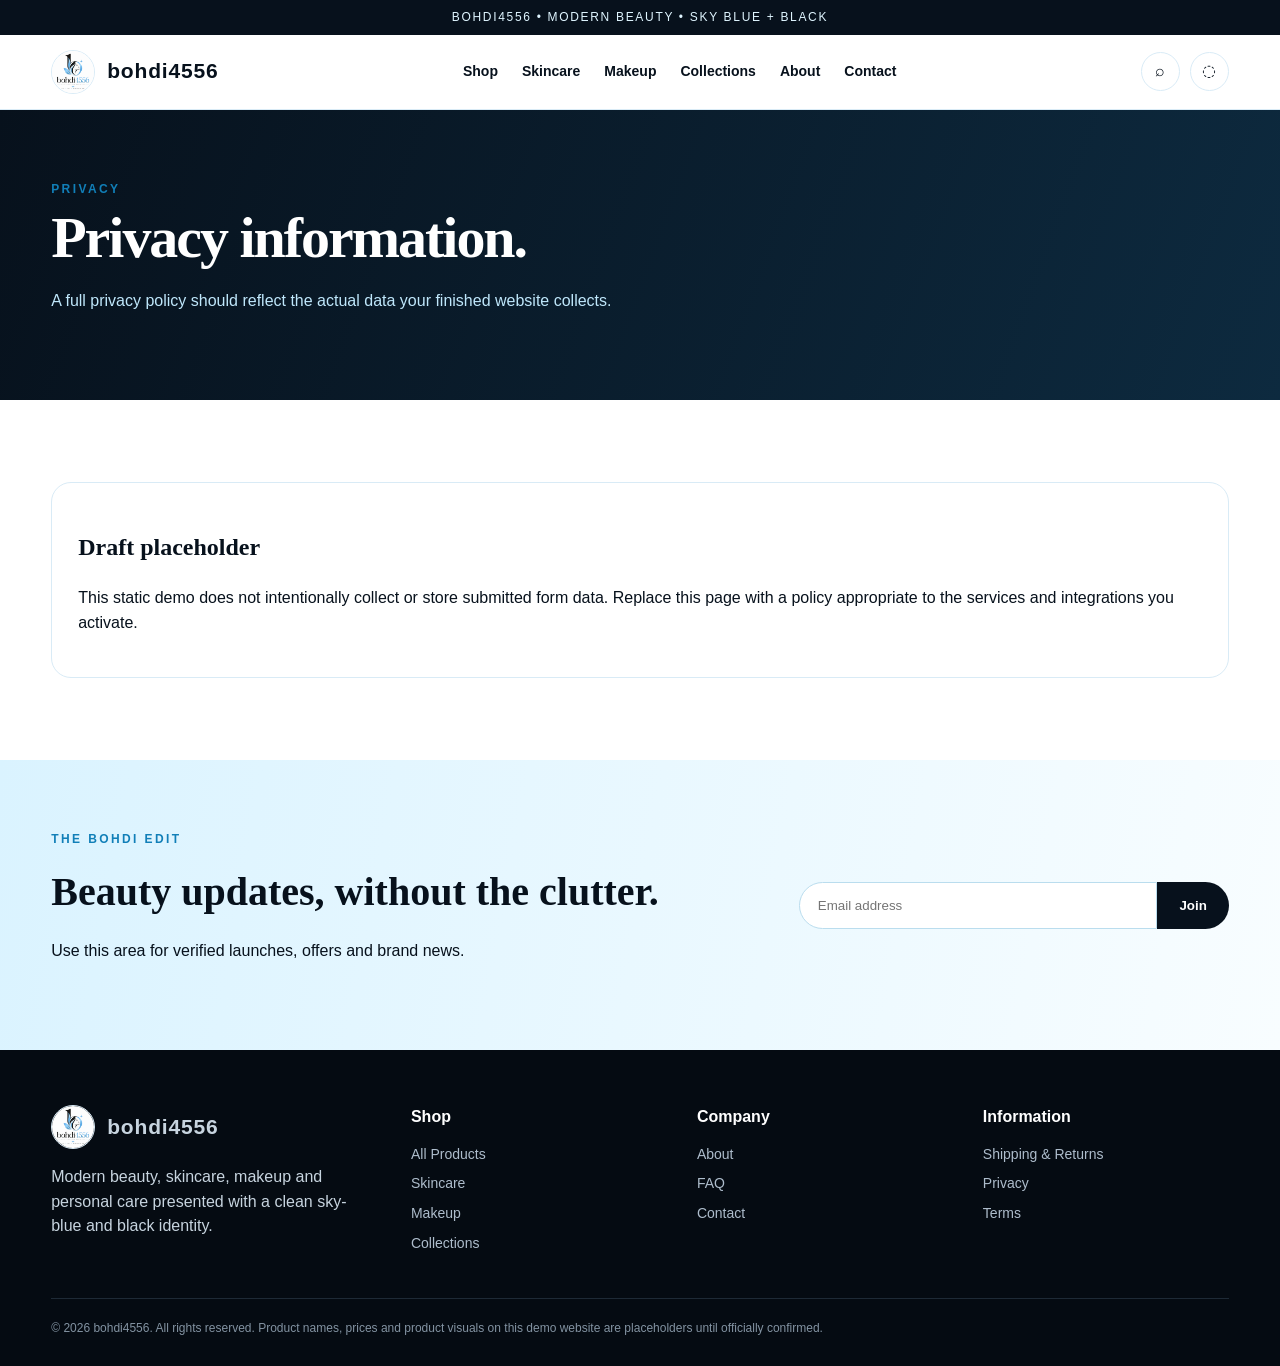
<file: privacy.html>
<!doctype html><html lang="en"><head><meta charset="utf-8"><meta name="viewport" content="width=device-width,initial-scale=1"><title>Privacy | bohdi4556</title><meta name="description" content="Modern beauty by bohdi4556."><link rel="icon" href="favicon.png"><link rel="stylesheet" href="styles.css"></head><body><div class="topbar">BOHDI4556 • MODERN BEAUTY • SKY BLUE + BLACK</div>
<header class="header"><div class="container nav"><a class="brand" href="index.html"><img src="assets/logo.png" alt="bohdi4556 logo"><span>bohdi4556</span></a><nav class="navlinks"><a href="shop.html">Shop</a><a href="skincare.html">Skincare</a><a href="makeup.html">Makeup</a><a href="collections.html">Collections</a><a href="about.html">About</a><a href="contact.html">Contact</a></nav><div class="actions"><a class="iconbtn" href="shop.html" aria-label="Search">⌕</a><a class="iconbtn" href="shop.html" aria-label="Bag">◌</a><button class="iconbtn menuBtn" aria-label="Menu">☰</button></div></div></header><section class="pageHero"><div class="container"><div class="kicker">PRIVACY</div><h1>Privacy information.</h1><p>A full privacy policy should reflect the actual data your finished website collects.</p></div></section><section class="section"><div class="container panel"><h2>Draft placeholder</h2><p>This static demo does not intentionally collect or store submitted form data. Replace this page with a policy appropriate to the services and integrations you activate.</p></div></section><section class="newsletter"><div class="container box"><div><div class="kicker">THE BOHDI EDIT</div><h2>Beauty updates, without the clutter.</h2><p>Use this area for verified launches, offers and brand news.</p></div><form class="signup" data-demo-form><input type="email" placeholder="Email address" required><button>Join</button></form></div></section>
<footer class="footer"><div class="container"><div class="footerGrid"><div><div class="brand"><img src="assets/logo.png" alt="bohdi4556"><span>bohdi4556</span></div><p style="max-width:340px">Modern beauty, skincare, makeup and personal care presented with a clean sky-blue and black identity.</p></div><div><h4>Shop</h4><a href="shop.html">All Products</a><a href="skincare.html">Skincare</a><a href="makeup.html">Makeup</a><a href="collections.html">Collections</a></div><div><h4>Company</h4><a href="about.html">About</a><a href="faq.html">FAQ</a><a href="contact.html">Contact</a></div><div><h4>Information</h4><a href="shipping.html">Shipping & Returns</a><a href="privacy.html">Privacy</a><a href="terms.html">Terms</a></div></div><div class="fineprint">© 2026 bohdi4556. All rights reserved. Product names, prices and product visuals on this demo website are placeholders until officially confirmed.</div></div></footer><script src="script.js"></script></body></html>
</file>
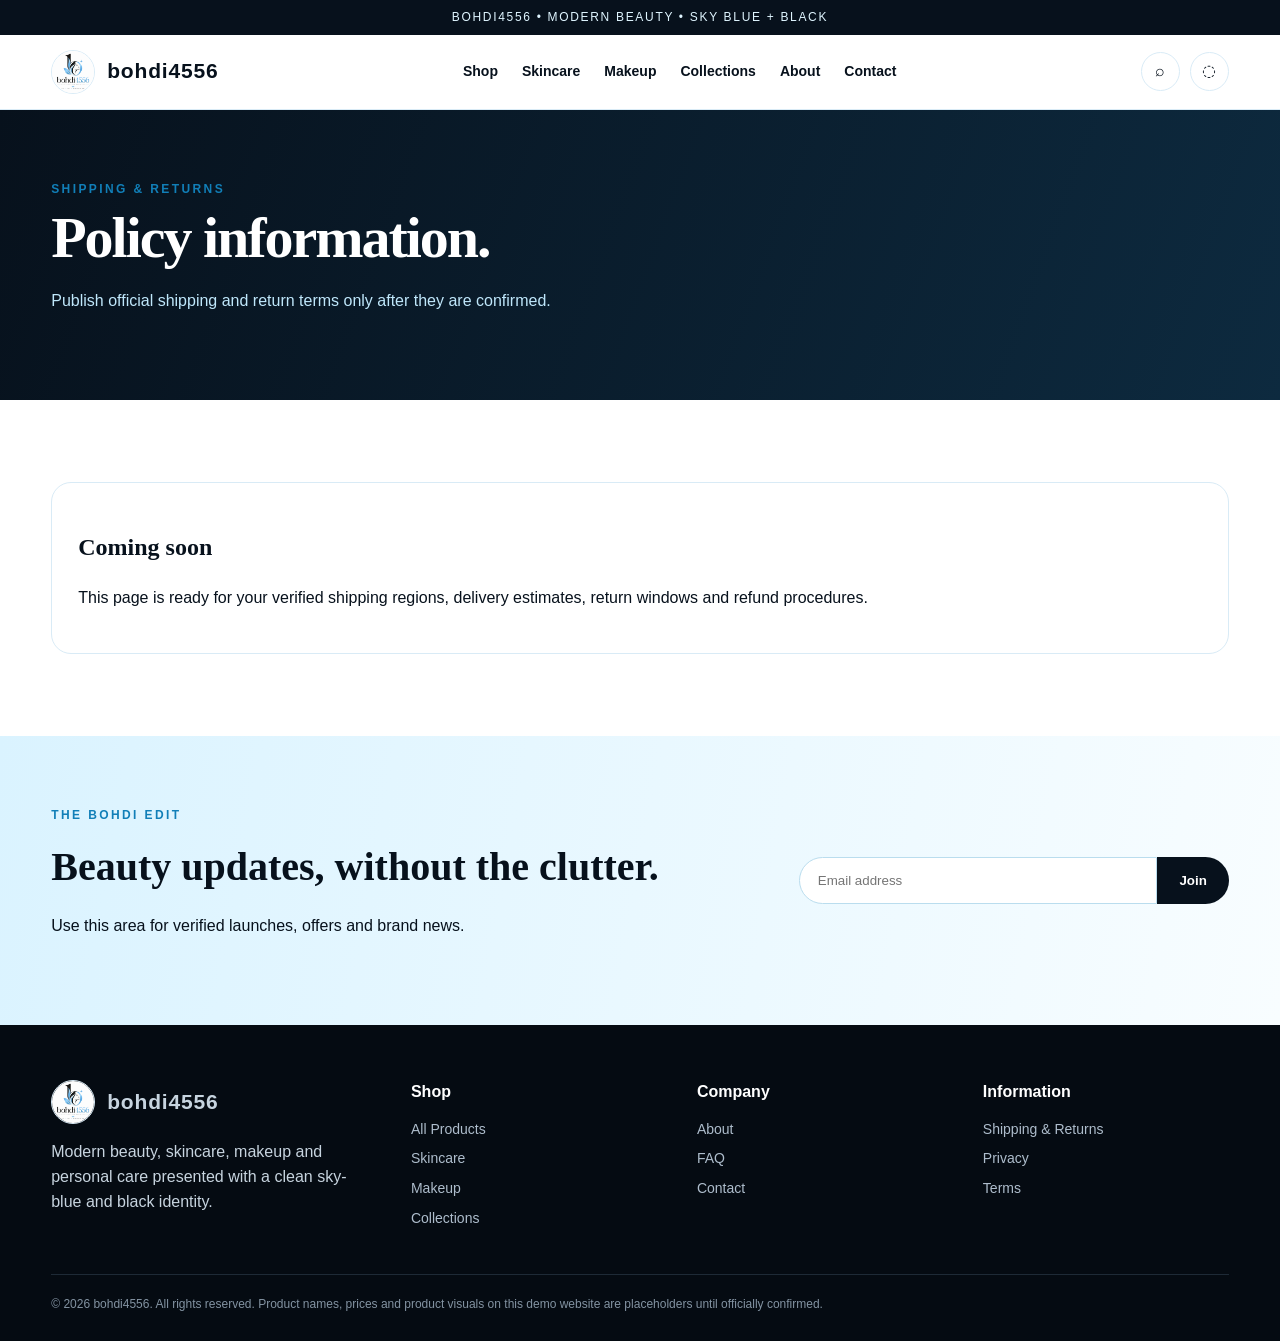
<file: shipping.html>
<!doctype html><html lang="en"><head><meta charset="utf-8"><meta name="viewport" content="width=device-width,initial-scale=1"><title>Shipping & Returns | bohdi4556</title><meta name="description" content="Modern beauty by bohdi4556."><link rel="icon" href="favicon.png"><link rel="stylesheet" href="styles.css"></head><body><div class="topbar">BOHDI4556 • MODERN BEAUTY • SKY BLUE + BLACK</div>
<header class="header"><div class="container nav"><a class="brand" href="index.html"><img src="assets/logo.png" alt="bohdi4556 logo"><span>bohdi4556</span></a><nav class="navlinks"><a href="shop.html">Shop</a><a href="skincare.html">Skincare</a><a href="makeup.html">Makeup</a><a href="collections.html">Collections</a><a href="about.html">About</a><a href="contact.html">Contact</a></nav><div class="actions"><a class="iconbtn" href="shop.html" aria-label="Search">⌕</a><a class="iconbtn" href="shop.html" aria-label="Bag">◌</a><button class="iconbtn menuBtn" aria-label="Menu">☰</button></div></div></header><section class="pageHero"><div class="container"><div class="kicker">SHIPPING & RETURNS</div><h1>Policy information.</h1><p>Publish official shipping and return terms only after they are confirmed.</p></div></section><section class="section"><div class="container panel"><h2>Coming soon</h2><p>This page is ready for your verified shipping regions, delivery estimates, return windows and refund procedures.</p></div></section><section class="newsletter"><div class="container box"><div><div class="kicker">THE BOHDI EDIT</div><h2>Beauty updates, without the clutter.</h2><p>Use this area for verified launches, offers and brand news.</p></div><form class="signup" data-demo-form><input type="email" placeholder="Email address" required><button>Join</button></form></div></section>
<footer class="footer"><div class="container"><div class="footerGrid"><div><div class="brand"><img src="assets/logo.png" alt="bohdi4556"><span>bohdi4556</span></div><p style="max-width:340px">Modern beauty, skincare, makeup and personal care presented with a clean sky-blue and black identity.</p></div><div><h4>Shop</h4><a href="shop.html">All Products</a><a href="skincare.html">Skincare</a><a href="makeup.html">Makeup</a><a href="collections.html">Collections</a></div><div><h4>Company</h4><a href="about.html">About</a><a href="faq.html">FAQ</a><a href="contact.html">Contact</a></div><div><h4>Information</h4><a href="shipping.html">Shipping & Returns</a><a href="privacy.html">Privacy</a><a href="terms.html">Terms</a></div></div><div class="fineprint">© 2026 bohdi4556. All rights reserved. Product names, prices and product visuals on this demo website are placeholders until officially confirmed.</div></div></footer><script src="script.js"></script></body></html>
</file>
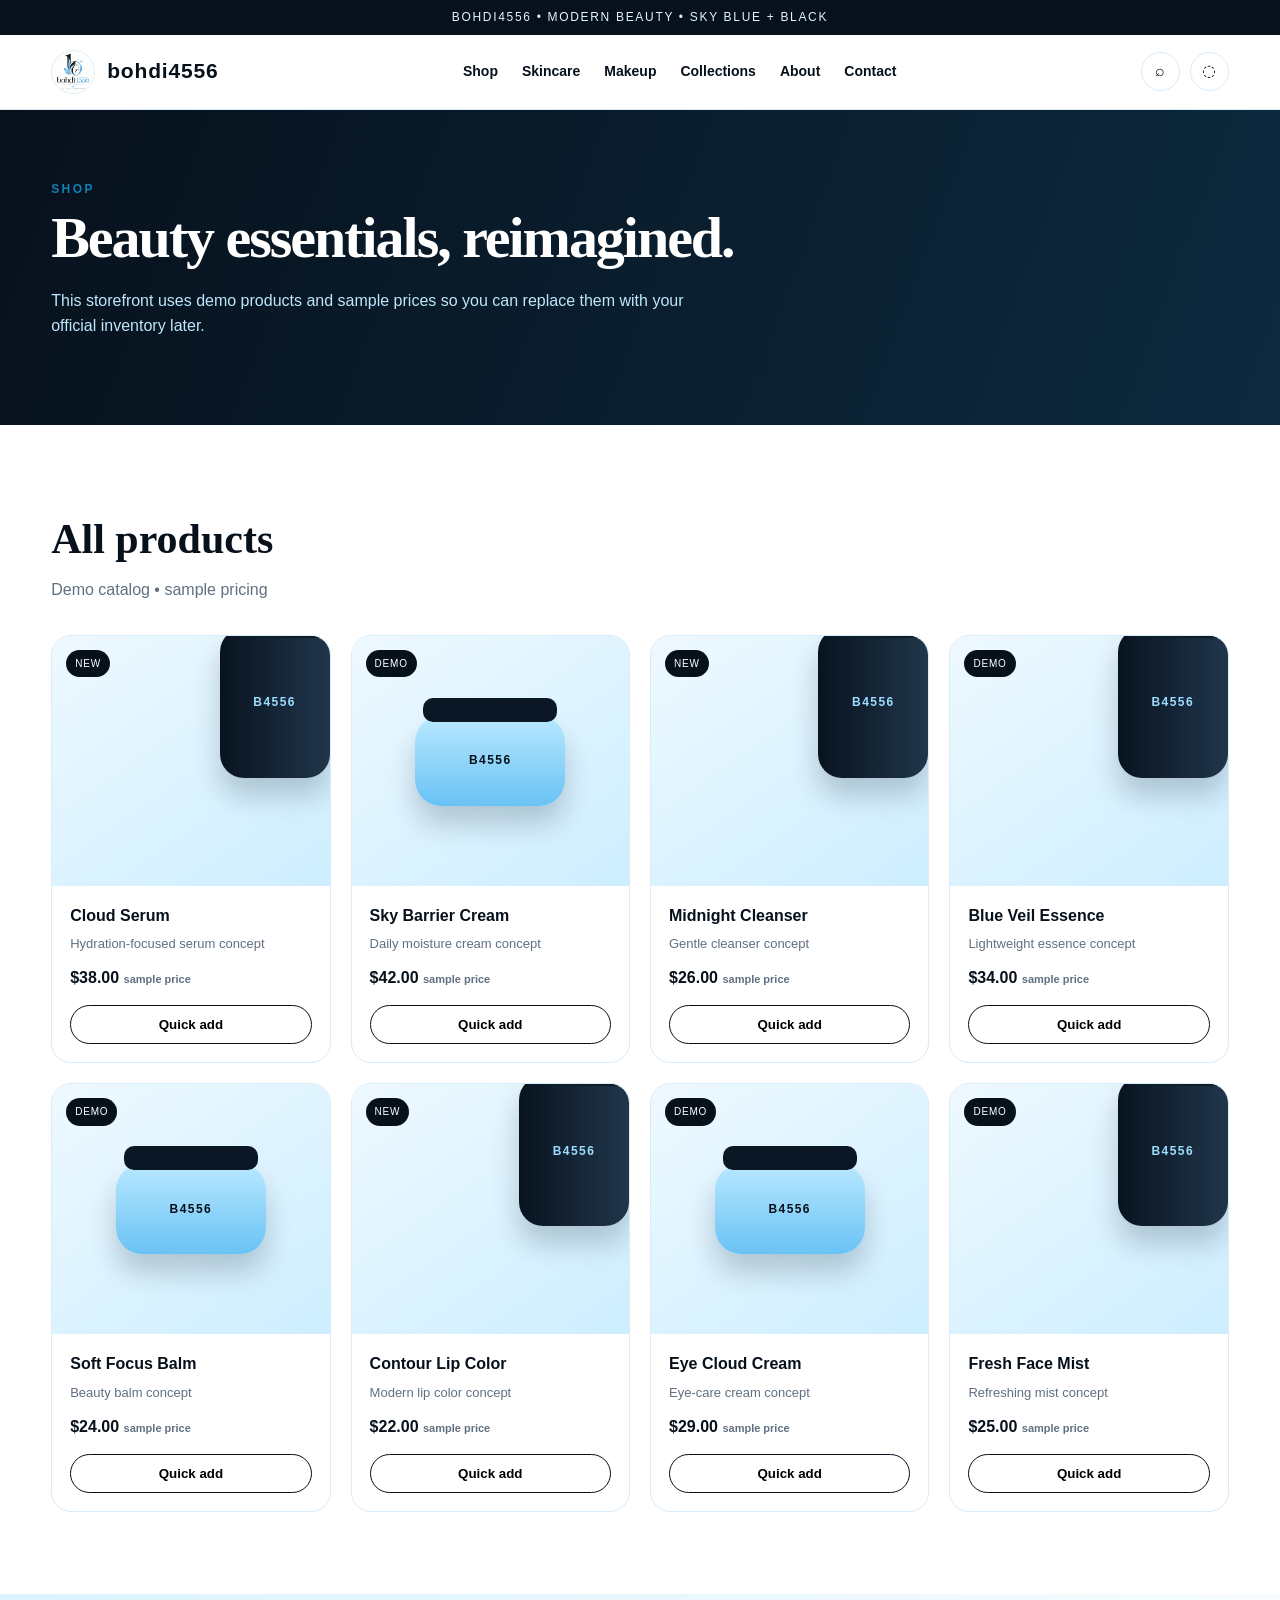
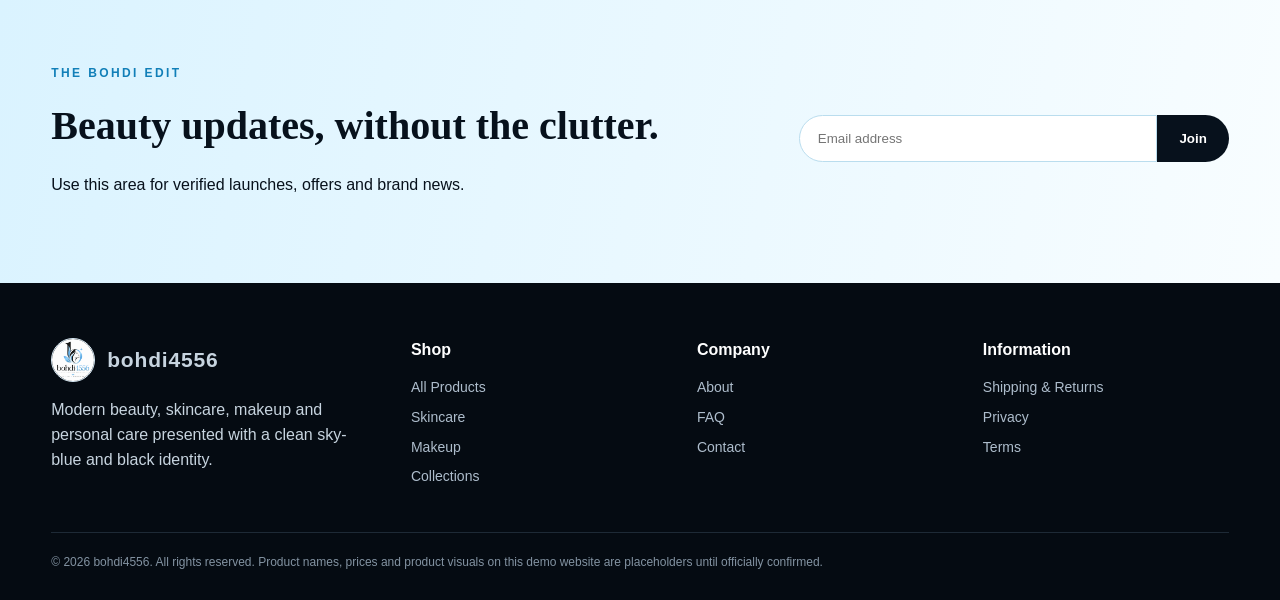
<file: shop.html>
<!doctype html><html lang="en"><head><meta charset="utf-8"><meta name="viewport" content="width=device-width,initial-scale=1"><title>Shop | bohdi4556</title><meta name="description" content="Modern beauty by bohdi4556."><link rel="icon" href="favicon.png"><link rel="stylesheet" href="styles.css"></head><body><div class="topbar">BOHDI4556 • MODERN BEAUTY • SKY BLUE + BLACK</div>
<header class="header"><div class="container nav"><a class="brand" href="index.html"><img src="assets/logo.png" alt="bohdi4556 logo"><span>bohdi4556</span></a><nav class="navlinks"><a href="shop.html">Shop</a><a href="skincare.html">Skincare</a><a href="makeup.html">Makeup</a><a href="collections.html">Collections</a><a href="about.html">About</a><a href="contact.html">Contact</a></nav><div class="actions"><a class="iconbtn" href="shop.html" aria-label="Search">⌕</a><a class="iconbtn" href="shop.html" aria-label="Bag">◌</a><button class="iconbtn menuBtn" aria-label="Menu">☰</button></div></div></header><section class="pageHero"><div class="container"><div class="kicker">SHOP</div><h1>Beauty essentials, reimagined.</h1><p>This storefront uses demo products and sample prices so you can replace them with your official inventory later.</p></div></section><section class="section"><div class="container"><div class="sectionHead"><div><h2>All products</h2><p>Demo catalog • sample pricing</p></div></div><div class="products"><article class="product"><div class="productMedia"><span class="badge">New</span><div class="prodArt bottle"></div></div><div class="productInfo"><h3>Cloud Serum</h3><div class="meta">Hydration-focused serum concept</div><div class="price">$38.00 <span class="demo">sample price</span></div><button class="quick">Quick add</button></div></article><article class="product"><div class="productMedia"><span class="badge">Demo</span><div class="prodArt jarArt"></div></div><div class="productInfo"><h3>Sky Barrier Cream</h3><div class="meta">Daily moisture cream concept</div><div class="price">$42.00 <span class="demo">sample price</span></div><button class="quick">Quick add</button></div></article><article class="product"><div class="productMedia"><span class="badge">New</span><div class="prodArt bottle"></div></div><div class="productInfo"><h3>Midnight Cleanser</h3><div class="meta">Gentle cleanser concept</div><div class="price">$26.00 <span class="demo">sample price</span></div><button class="quick">Quick add</button></div></article><article class="product"><div class="productMedia"><span class="badge">Demo</span><div class="prodArt bottle"></div></div><div class="productInfo"><h3>Blue Veil Essence</h3><div class="meta">Lightweight essence concept</div><div class="price">$34.00 <span class="demo">sample price</span></div><button class="quick">Quick add</button></div></article><article class="product"><div class="productMedia"><span class="badge">Demo</span><div class="prodArt jarArt"></div></div><div class="productInfo"><h3>Soft Focus Balm</h3><div class="meta">Beauty balm concept</div><div class="price">$24.00 <span class="demo">sample price</span></div><button class="quick">Quick add</button></div></article><article class="product"><div class="productMedia"><span class="badge">New</span><div class="prodArt bottle"></div></div><div class="productInfo"><h3>Contour Lip Color</h3><div class="meta">Modern lip color concept</div><div class="price">$22.00 <span class="demo">sample price</span></div><button class="quick">Quick add</button></div></article><article class="product"><div class="productMedia"><span class="badge">Demo</span><div class="prodArt jarArt"></div></div><div class="productInfo"><h3>Eye Cloud Cream</h3><div class="meta">Eye-care cream concept</div><div class="price">$29.00 <span class="demo">sample price</span></div><button class="quick">Quick add</button></div></article><article class="product"><div class="productMedia"><span class="badge">Demo</span><div class="prodArt bottle"></div></div><div class="productInfo"><h3>Fresh Face Mist</h3><div class="meta">Refreshing mist concept</div><div class="price">$25.00 <span class="demo">sample price</span></div><button class="quick">Quick add</button></div></article></div></div></section><section class="newsletter"><div class="container box"><div><div class="kicker">THE BOHDI EDIT</div><h2>Beauty updates, without the clutter.</h2><p>Use this area for verified launches, offers and brand news.</p></div><form class="signup" data-demo-form><input type="email" placeholder="Email address" required><button>Join</button></form></div></section>
<footer class="footer"><div class="container"><div class="footerGrid"><div><div class="brand"><img src="assets/logo.png" alt="bohdi4556"><span>bohdi4556</span></div><p style="max-width:340px">Modern beauty, skincare, makeup and personal care presented with a clean sky-blue and black identity.</p></div><div><h4>Shop</h4><a href="shop.html">All Products</a><a href="skincare.html">Skincare</a><a href="makeup.html">Makeup</a><a href="collections.html">Collections</a></div><div><h4>Company</h4><a href="about.html">About</a><a href="faq.html">FAQ</a><a href="contact.html">Contact</a></div><div><h4>Information</h4><a href="shipping.html">Shipping & Returns</a><a href="privacy.html">Privacy</a><a href="terms.html">Terms</a></div></div><div class="fineprint">© 2026 bohdi4556. All rights reserved. Product names, prices and product visuals on this demo website are placeholders until officially confirmed.</div></div></footer><script src="script.js"></script></body></html>
</file>
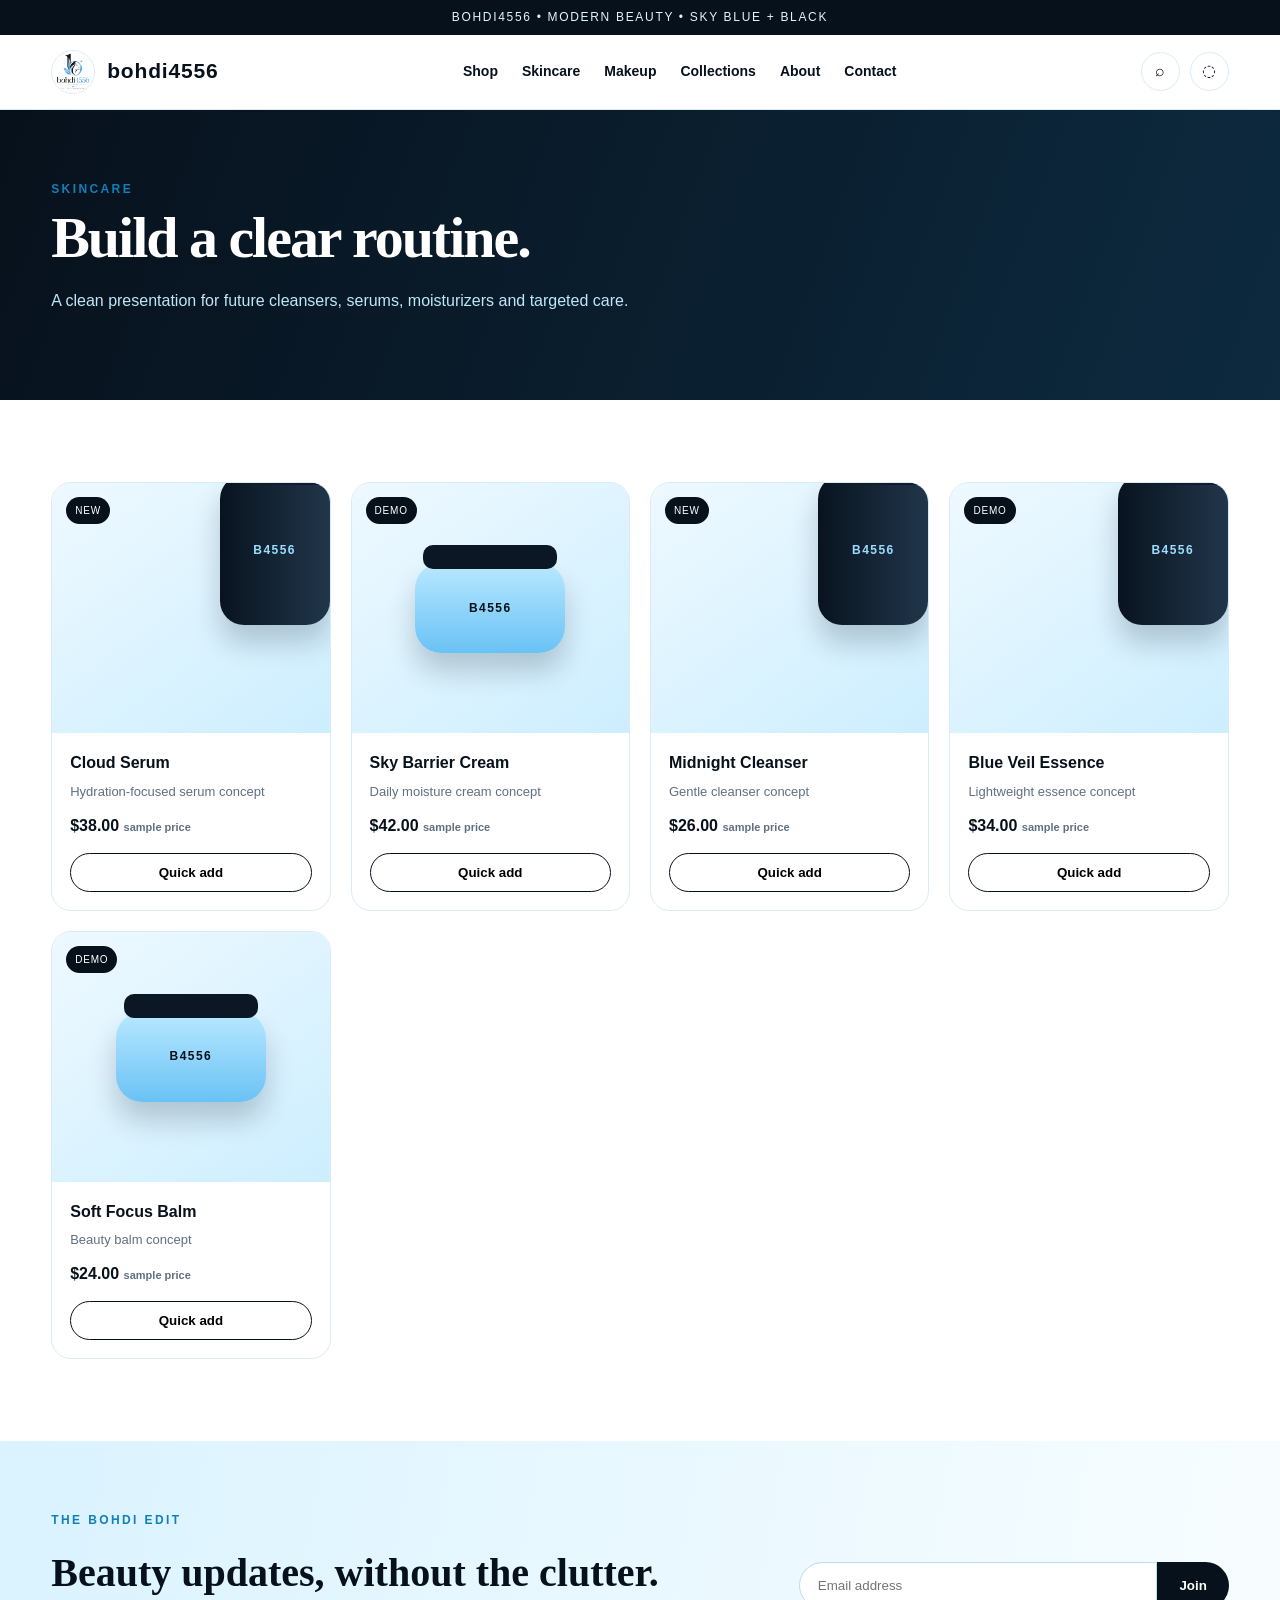
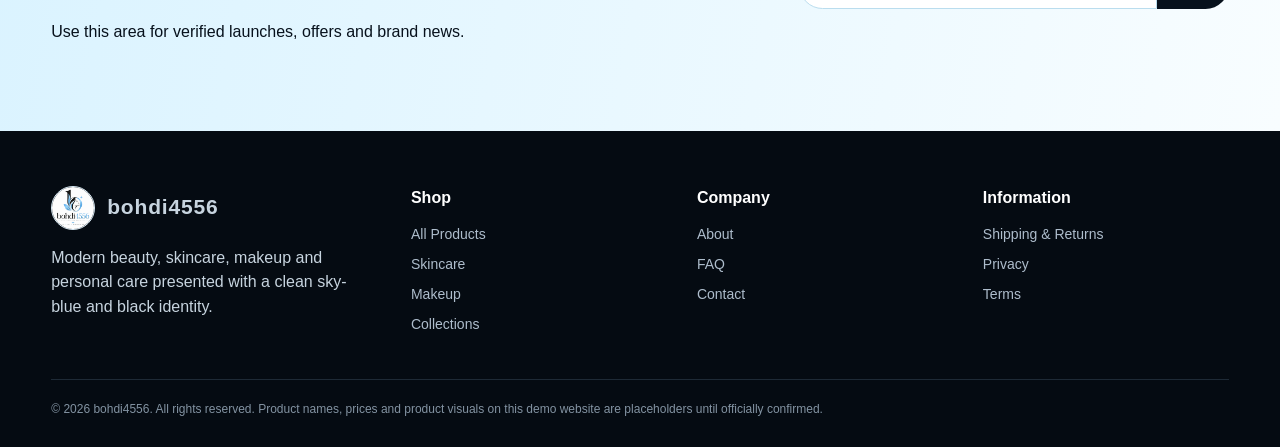
<file: skincare.html>
<!doctype html><html lang="en"><head><meta charset="utf-8"><meta name="viewport" content="width=device-width,initial-scale=1"><title>Skincare | bohdi4556</title><meta name="description" content="Modern beauty by bohdi4556."><link rel="icon" href="favicon.png"><link rel="stylesheet" href="styles.css"></head><body><div class="topbar">BOHDI4556 • MODERN BEAUTY • SKY BLUE + BLACK</div>
<header class="header"><div class="container nav"><a class="brand" href="index.html"><img src="assets/logo.png" alt="bohdi4556 logo"><span>bohdi4556</span></a><nav class="navlinks"><a href="shop.html">Shop</a><a href="skincare.html">Skincare</a><a href="makeup.html">Makeup</a><a href="collections.html">Collections</a><a href="about.html">About</a><a href="contact.html">Contact</a></nav><div class="actions"><a class="iconbtn" href="shop.html" aria-label="Search">⌕</a><a class="iconbtn" href="shop.html" aria-label="Bag">◌</a><button class="iconbtn menuBtn" aria-label="Menu">☰</button></div></div></header><section class="pageHero"><div class="container"><div class="kicker">SKINCARE</div><h1>Build a clear routine.</h1><p>A clean presentation for future cleansers, serums, moisturizers and targeted care.</p></div></section><section class="section"><div class="container"><div class="products"><article class="product"><div class="productMedia"><span class="badge">New</span><div class="prodArt bottle"></div></div><div class="productInfo"><h3>Cloud Serum</h3><div class="meta">Hydration-focused serum concept</div><div class="price">$38.00 <span class="demo">sample price</span></div><button class="quick">Quick add</button></div></article><article class="product"><div class="productMedia"><span class="badge">Demo</span><div class="prodArt jarArt"></div></div><div class="productInfo"><h3>Sky Barrier Cream</h3><div class="meta">Daily moisture cream concept</div><div class="price">$42.00 <span class="demo">sample price</span></div><button class="quick">Quick add</button></div></article><article class="product"><div class="productMedia"><span class="badge">New</span><div class="prodArt bottle"></div></div><div class="productInfo"><h3>Midnight Cleanser</h3><div class="meta">Gentle cleanser concept</div><div class="price">$26.00 <span class="demo">sample price</span></div><button class="quick">Quick add</button></div></article><article class="product"><div class="productMedia"><span class="badge">Demo</span><div class="prodArt bottle"></div></div><div class="productInfo"><h3>Blue Veil Essence</h3><div class="meta">Lightweight essence concept</div><div class="price">$34.00 <span class="demo">sample price</span></div><button class="quick">Quick add</button></div></article><article class="product"><div class="productMedia"><span class="badge">Demo</span><div class="prodArt jarArt"></div></div><div class="productInfo"><h3>Soft Focus Balm</h3><div class="meta">Beauty balm concept</div><div class="price">$24.00 <span class="demo">sample price</span></div><button class="quick">Quick add</button></div></article></div></div></section><section class="newsletter"><div class="container box"><div><div class="kicker">THE BOHDI EDIT</div><h2>Beauty updates, without the clutter.</h2><p>Use this area for verified launches, offers and brand news.</p></div><form class="signup" data-demo-form><input type="email" placeholder="Email address" required><button>Join</button></form></div></section>
<footer class="footer"><div class="container"><div class="footerGrid"><div><div class="brand"><img src="assets/logo.png" alt="bohdi4556"><span>bohdi4556</span></div><p style="max-width:340px">Modern beauty, skincare, makeup and personal care presented with a clean sky-blue and black identity.</p></div><div><h4>Shop</h4><a href="shop.html">All Products</a><a href="skincare.html">Skincare</a><a href="makeup.html">Makeup</a><a href="collections.html">Collections</a></div><div><h4>Company</h4><a href="about.html">About</a><a href="faq.html">FAQ</a><a href="contact.html">Contact</a></div><div><h4>Information</h4><a href="shipping.html">Shipping & Returns</a><a href="privacy.html">Privacy</a><a href="terms.html">Terms</a></div></div><div class="fineprint">© 2026 bohdi4556. All rights reserved. Product names, prices and product visuals on this demo website are placeholders until officially confirmed.</div></div></footer><script src="script.js"></script></body></html>
</file>
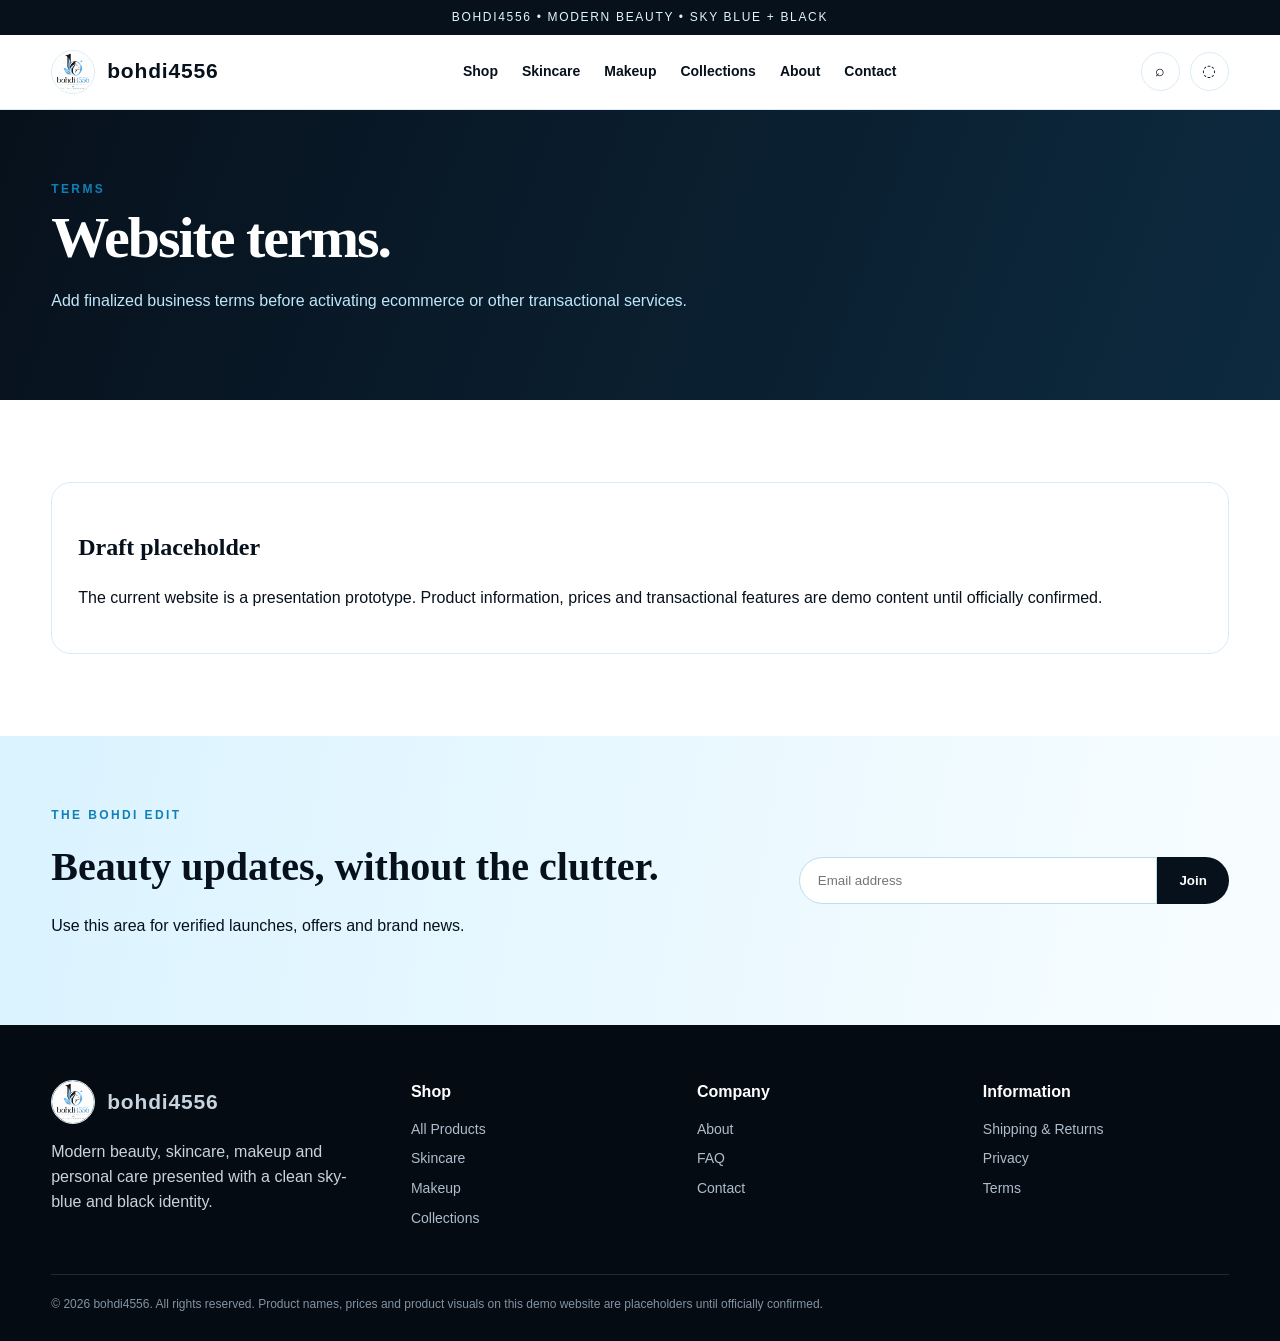
<file: terms.html>
<!doctype html><html lang="en"><head><meta charset="utf-8"><meta name="viewport" content="width=device-width,initial-scale=1"><title>Terms | bohdi4556</title><meta name="description" content="Modern beauty by bohdi4556."><link rel="icon" href="favicon.png"><link rel="stylesheet" href="styles.css"></head><body><div class="topbar">BOHDI4556 • MODERN BEAUTY • SKY BLUE + BLACK</div>
<header class="header"><div class="container nav"><a class="brand" href="index.html"><img src="assets/logo.png" alt="bohdi4556 logo"><span>bohdi4556</span></a><nav class="navlinks"><a href="shop.html">Shop</a><a href="skincare.html">Skincare</a><a href="makeup.html">Makeup</a><a href="collections.html">Collections</a><a href="about.html">About</a><a href="contact.html">Contact</a></nav><div class="actions"><a class="iconbtn" href="shop.html" aria-label="Search">⌕</a><a class="iconbtn" href="shop.html" aria-label="Bag">◌</a><button class="iconbtn menuBtn" aria-label="Menu">☰</button></div></div></header><section class="pageHero"><div class="container"><div class="kicker">TERMS</div><h1>Website terms.</h1><p>Add finalized business terms before activating ecommerce or other transactional services.</p></div></section><section class="section"><div class="container panel"><h2>Draft placeholder</h2><p>The current website is a presentation prototype. Product information, prices and transactional features are demo content until officially confirmed.</p></div></section><section class="newsletter"><div class="container box"><div><div class="kicker">THE BOHDI EDIT</div><h2>Beauty updates, without the clutter.</h2><p>Use this area for verified launches, offers and brand news.</p></div><form class="signup" data-demo-form><input type="email" placeholder="Email address" required><button>Join</button></form></div></section>
<footer class="footer"><div class="container"><div class="footerGrid"><div><div class="brand"><img src="assets/logo.png" alt="bohdi4556"><span>bohdi4556</span></div><p style="max-width:340px">Modern beauty, skincare, makeup and personal care presented with a clean sky-blue and black identity.</p></div><div><h4>Shop</h4><a href="shop.html">All Products</a><a href="skincare.html">Skincare</a><a href="makeup.html">Makeup</a><a href="collections.html">Collections</a></div><div><h4>Company</h4><a href="about.html">About</a><a href="faq.html">FAQ</a><a href="contact.html">Contact</a></div><div><h4>Information</h4><a href="shipping.html">Shipping & Returns</a><a href="privacy.html">Privacy</a><a href="terms.html">Terms</a></div></div><div class="fineprint">© 2026 bohdi4556. All rights reserved. Product names, prices and product visuals on this demo website are placeholders until officially confirmed.</div></div></footer><script src="script.js"></script></body></html>
</file>
<file: styles.css>
:root{
  --sky:#79cfff; --sky2:#bfe9ff; --ink:#07111c; --ink2:#0d1d2d;
  --white:#ffffff; --soft:#f6fbff; --line:#d9ebf6; --muted:#607080;
  --shadow:0 20px 50px rgba(3,22,39,.12);
}
*{box-sizing:border-box} html{scroll-behavior:smooth} body{margin:0;font-family:Inter,Segoe UI,Arial,sans-serif;color:var(--ink);background:#fff;line-height:1.55}
a{color:inherit;text-decoration:none} img{max-width:100%;display:block}
.container{width:min(1180px,92%);margin:auto}
.topbar{background:var(--ink);color:#dff5ff;font-size:12px;letter-spacing:.14em;text-transform:uppercase;text-align:center;padding:8px}
.header{position:sticky;top:0;z-index:30;background:rgba(255,255,255,.94);backdrop-filter:blur(14px);border-bottom:1px solid var(--line)}
.nav{display:flex;align-items:center;justify-content:space-between;min-height:74px;gap:22px}
.brand{display:flex;align-items:center;gap:12px;font-weight:800;letter-spacing:.04em;font-size:21px}.brand img{width:44px;height:44px;object-fit:cover;border-radius:50%;border:1px solid var(--line)}
.navlinks{display:flex;gap:24px;align-items:center;font-size:14px;font-weight:650}.navlinks a:hover{color:#1693d2}.actions{display:flex;gap:10px}.iconbtn{width:39px;height:39px;border:1px solid var(--line);border-radius:50%;display:grid;place-items:center;background:#fff}.menuBtn{display:none}
.hero{background:linear-gradient(125deg,#f9fdff 0%,#e9f7ff 50%,#c9edff 100%);overflow:hidden;border-bottom:1px solid var(--line)}
.heroGrid{min-height:650px;display:grid;grid-template-columns:1.05fr .95fr;align-items:center;gap:44px;padding:70px 0}
.kicker{font-size:12px;font-weight:800;letter-spacing:.2em;text-transform:uppercase;color:#117fb8;margin-bottom:12px}
h1{font-family:Georgia,serif;font-size:clamp(48px,6vw,82px);line-height:.98;margin:0 0 22px;letter-spacing:-.035em}.hero p{font-size:18px;color:#35495c;max-width:610px}
.btnrow{display:flex;gap:12px;flex-wrap:wrap;margin:28px 0 30px}.btn{display:inline-flex;align-items:center;justify-content:center;padding:14px 21px;border-radius:999px;font-weight:750;border:1px solid var(--ink);transition:.2s}.btn.primary{background:var(--ink);color:#fff}.btn.sky{background:var(--sky);border-color:var(--sky);color:#04111d}.btn:hover{transform:translateY(-2px)}
.trustrow{display:flex;gap:30px;flex-wrap:wrap;font-size:13px;color:#4f6274}.trustrow b{color:var(--ink)}
.heroArt{position:relative;min-height:520px;display:grid;place-items:center}.orb{width:480px;height:480px;border-radius:50%;background:radial-gradient(circle at 35% 30%,#fff 0 12%,#d9f3ff 35%,#7fd0ff 70%,#5ab6ec 100%);box-shadow:0 40px 80px rgba(10,89,129,.22);position:absolute}.beautyStage{position:relative;width:460px;height:480px}.bottle{position:absolute;bottom:58px;left:50%;transform:translateX(-50%);width:140px;height:275px;border-radius:34px 34px 28px 28px;background:linear-gradient(90deg,#0b1724,#162a3d 45%,#07111c);box-shadow:0 26px 45px rgba(0,0,0,.25)}.bottle:before{content:'';position:absolute;width:78px;height:58px;left:31px;top:-50px;border-radius:16px 16px 4px 4px;background:#0b1724}.bottle:after{content:'BOHDI';position:absolute;left:0;right:0;top:115px;text-align:center;color:#9addff;font-weight:800;letter-spacing:.14em}.jar{position:absolute;bottom:42px;right:42px;width:160px;height:105px;border-radius:24px;background:linear-gradient(#bfeaff,#72c9fb);box-shadow:0 22px 40px rgba(17,91,132,.24);border:8px solid rgba(255,255,255,.5)}.jar:after{content:'4556';position:absolute;inset:0;display:grid;place-items:center;font-weight:900;font-size:25px;color:#07111c}.tube{position:absolute;bottom:30px;left:30px;width:90px;height:225px;border-radius:45px 45px 16px 16px;background:linear-gradient(90deg,#fff,#e8f7ff);border:1px solid #c7e7f8;transform:rotate(-10deg);box-shadow:var(--shadow)}.tube:after{content:'SKIN';position:absolute;top:88px;width:100%;text-align:center;letter-spacing:.18em;font-size:12px;font-weight:800}.spark{position:absolute;color:white;font-size:35px;text-shadow:0 3px 14px rgba(0,0,0,.15)}.s1{top:75px;right:40px}.s2{top:130px;left:25px}.s3{bottom:105px;left:120px}
.section{padding:82px 0}.section.soft{background:var(--soft)}.sectionHead{display:flex;justify-content:space-between;align-items:end;gap:20px;margin-bottom:32px}.sectionHead h2{font-family:Georgia,serif;font-size:42px;margin:0}.sectionHead p{margin:6px 0 0;color:var(--muted)}
.categoryGrid{display:grid;grid-template-columns:repeat(4,1fr);gap:18px}.cat{background:#fff;border:1px solid var(--line);border-radius:22px;padding:26px;min-height:210px;position:relative;overflow:hidden;box-shadow:0 10px 30px rgba(11,57,83,.07)}.cat h3{font-size:24px;margin:0 0 8px}.cat p{color:var(--muted);max-width:210px}.cat .bubble{position:absolute;right:-35px;bottom:-48px;width:150px;height:150px;background:linear-gradient(135deg,var(--sky),#dff5ff);border-radius:50%}.cat .mini{position:absolute;right:34px;bottom:28px;font-size:50px;z-index:2}
.products{display:grid;grid-template-columns:repeat(4,1fr);gap:20px}.product{background:#fff;border:1px solid var(--line);border-radius:20px;overflow:hidden;transition:.2s}.product:hover{transform:translateY(-4px);box-shadow:var(--shadow)}.productMedia{height:250px;background:linear-gradient(145deg,#eef9ff,#cdeeff);display:grid;place-items:center;position:relative}.badge{position:absolute;top:14px;left:14px;background:#07111c;color:white;padding:6px 9px;border-radius:999px;font-size:10px;letter-spacing:.08em;text-transform:uppercase}.prodArt{width:110px;height:150px;border-radius:24px;background:linear-gradient(90deg,#08131f,#21364b);position:relative;box-shadow:0 18px 28px rgba(7,17,28,.2)}.prodArt:before{content:'';position:absolute;left:30px;right:30px;top:-24px;height:34px;background:#101d2b;border-radius:8px 8px 2px 2px}.prodArt:after{content:'B4556';position:absolute;inset:0;display:grid;place-items:center;color:#9bdcff;font-weight:800;letter-spacing:.12em;font-size:12px}.prodArt.jarArt{height:90px;width:150px;border-radius:26px;background:linear-gradient(#b9e8ff,#69c2f5)}.prodArt.jarArt:before{left:8px;right:8px;top:-18px;height:24px;border-radius:10px;background:#0b1724}.prodArt.jarArt:after{color:#07111c}.productInfo{padding:18px}.productInfo h3{font-size:16px;margin:0 0 6px}.meta{font-size:13px;color:var(--muted)}.price{font-weight:800;margin-top:12px}.demo{font-size:11px;color:#607080}.quick{margin-top:14px;width:100%;padding:11px;border:1px solid var(--ink);background:#fff;border-radius:999px;font-weight:750;cursor:pointer}.quick:hover{background:var(--ink);color:#fff}
.story{display:grid;grid-template-columns:1fr 1fr;gap:44px;align-items:center}.storyArt{min-height:460px;border-radius:30px;background:linear-gradient(145deg,#07111c 0 55%,#82d4ff 55%);position:relative;overflow:hidden;box-shadow:var(--shadow)}.storyArt:before{content:'B';font-family:Georgia,serif;font-size:280px;color:white;opacity:.92;position:absolute;left:60px;top:60px}.storyArt:after{content:'4556';font-weight:900;font-size:66px;color:#07111c;position:absolute;right:48px;bottom:42px;letter-spacing:-.06em}.story h2{font-family:Georgia,serif;font-size:48px;line-height:1.05;margin:0 0 20px}.story p{color:var(--muted);font-size:17px}.featureList{display:grid;grid-template-columns:1fr 1fr;gap:14px;margin-top:22px}.feature{border-top:1px solid var(--line);padding-top:14px;font-weight:700}
.banner{background:var(--ink);color:#fff;padding:65px 0}.bannerGrid{display:grid;grid-template-columns:1fr auto;gap:30px;align-items:center}.banner h2{font-family:Georgia,serif;font-size:43px;margin:0}.banner p{color:#b8d2e4}
.newsletter{padding:70px 0;background:linear-gradient(100deg,#daf3ff,#f8fdff)}.newsletter .box{display:grid;grid-template-columns:1fr auto;gap:30px;align-items:center}.newsletter h2{font-family:Georgia,serif;font-size:40px;margin:0 0 8px}.signup{display:flex;min-width:430px}.signup input{flex:1;padding:15px 18px;border:1px solid #baddee;border-radius:999px 0 0 999px;outline:none}.signup button{border:0;background:var(--ink);color:#fff;padding:0 22px;border-radius:0 999px 999px 0;font-weight:750}
.footer{background:#050b12;color:#c7d4df;padding:55px 0 28px}.footerGrid{display:grid;grid-template-columns:1.3fr repeat(3,1fr);gap:40px}.footer h4{color:#fff;margin:0 0 14px}.footer a{display:block;margin:8px 0;color:#aebdcc;font-size:14px}.fineprint{border-top:1px solid #1e2a36;margin-top:36px;padding-top:20px;font-size:12px;color:#8393a2}
.pageHero{padding:70px 0;background:linear-gradient(110deg,#07111c,#0d2a3f);color:#fff}.pageHero h1{font-size:58px}.pageHero p{color:#bfe7fb;max-width:650px}
.contentGrid{display:grid;grid-template-columns:2fr 1fr;gap:36px}.panel{border:1px solid var(--line);border-radius:20px;padding:26px;background:#fff}.panel h2,.panel h3{font-family:Georgia,serif}.faq details{border-bottom:1px solid var(--line);padding:16px 0}.faq summary{font-weight:800;cursor:pointer}.form{display:grid;gap:14px}.form input,.form textarea,.form select{width:100%;padding:13px 14px;border:1px solid #c7dce8;border-radius:12px;font:inherit}.form textarea{min-height:130px;resize:vertical}.notice{padding:14px 16px;border-radius:12px;background:#eef9ff;color:#27536e;font-size:13px;border:1px solid #cdeafa}
@media(max-width:900px){.navlinks{display:none}.menuBtn{display:grid}.heroGrid,.story,.contentGrid{grid-template-columns:1fr}.heroGrid{padding:48px 0}.heroArt{min-height:450px}.categoryGrid,.products{grid-template-columns:repeat(2,1fr)}.footerGrid{grid-template-columns:1fr 1fr}.newsletter .box,.bannerGrid{grid-template-columns:1fr}.signup{min-width:0}.section{padding:62px 0}}
@media(max-width:580px){.actions .iconbtn:nth-child(1){display:none}.heroArt{transform:scale(.78);margin:-40px 0}.categoryGrid,.products,.featureList,.footerGrid{grid-template-columns:1fr}.sectionHead{align-items:start;flex-direction:column}.signup{flex-direction:column}.signup input,.signup button{border-radius:999px}.signup button{padding:15px;margin-top:8px}.pageHero h1{font-size:44px}}
</file>
